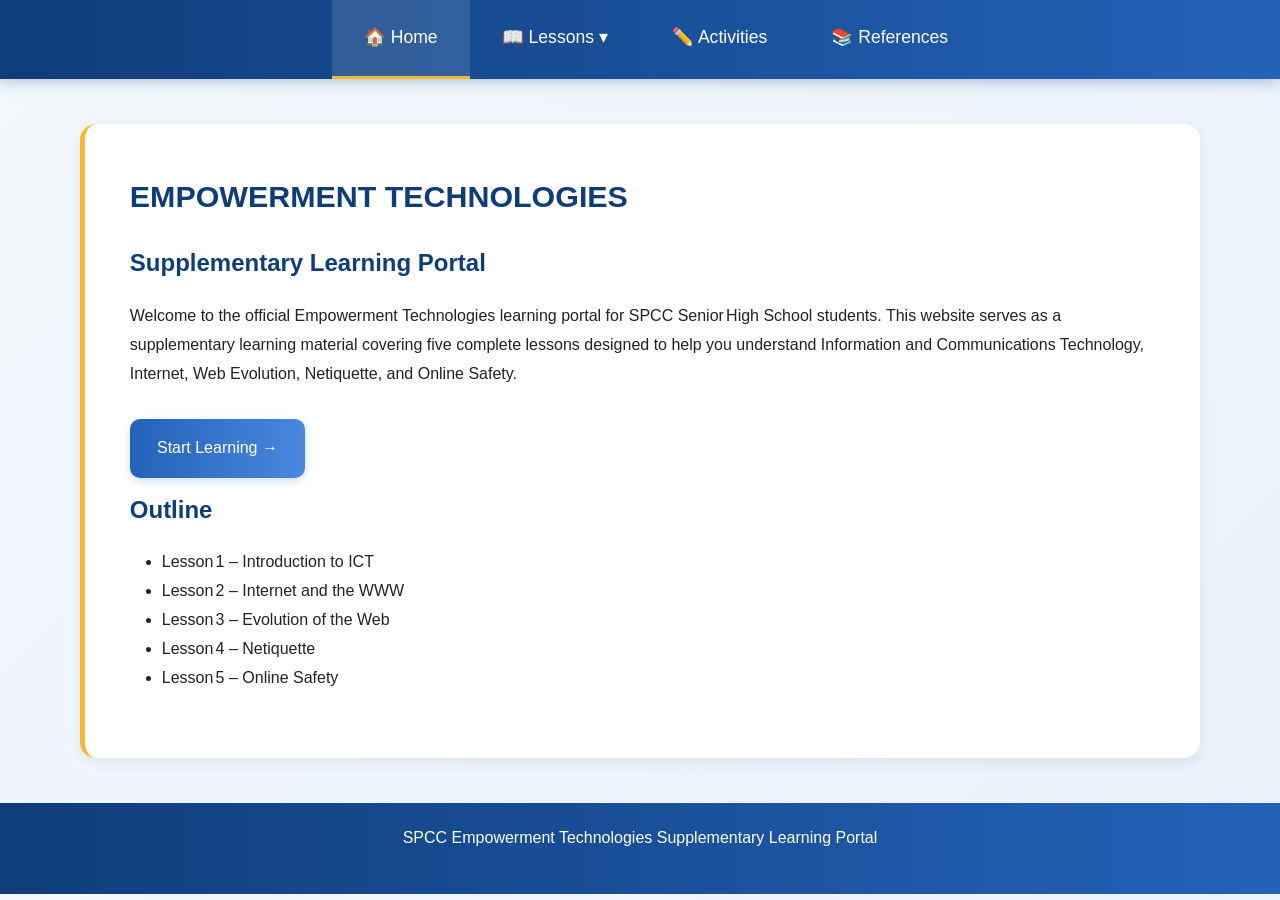
<file: index.html>
<!DOCTYPE html>
<html lang="en">
<head>
    <meta charset="UTF-8">
    <meta name="viewport" content="width=device-width, initial-scale=1.0">
    <title>Empowerment Technologies Supplementary Learning Portal</title>
    <link rel="stylesheet" href="style.css">
</head>
<body>

<header>
    <nav class="navbar">
        <ul class="nav-menu">
            <li><a href="index.html" class="active">🏠 Home</a></li>
            <li class="dropdown">
                <a href="#" class="dropdown-btn">📖 Lessons ▾</a>
                <ul class="dropdown-menu">
                    <li><a href="lesson1.html">Lesson 1: Intro to ICT</a></li>
                    <li><a href="lesson2.html">Lesson 2: Internet & WWW</a></li>
                    <li><a href="lesson3.html">Lesson 3: Evolution of the Web</a></li>
                    <li><a href="lesson4.html">Lesson 4: Netiquette</a></li>
                    <li><a href="lesson5.html">Lesson 5: Online Safety</a></li>
                </ul>
            </li>
            <li><a href="activities.html">✏️ Activities</a></li>
            <li><a href="references.html">📚 References</a></li>
        </ul>
    </nav>
</header>

<main class="home-container">
    <section class="hero">
        <h1>EMPOWERMENT TECHNOLOGIES</h1>
        <h2>Supplementary Learning Portal</h2>
        <p>Welcome to the official Empowerment Technologies learning portal for SPCC Senior High School students. This website serves as a supplementary learning material covering five complete lessons designed to help you understand Information and Communications Technology, Internet, Web Evolution, Netiquette, and Online Safety.</p>
        <a href="lesson1.html" class="btn">Start Learning →</a>
    </section>

    <section>
        <h2>Outline</h2>
        <ul>
            <li>Lesson 1 – Introduction to ICT</li>
            <li>Lesson 2 – Internet and the WWW</li>
            <li>Lesson 3 – Evolution of the Web</li>
            <li>Lesson 4 – Netiquette</li>
            <li>Lesson 5 – Online Safety</li>
        </ul>
    </section>
</main>

<footer>
    <p>SPCC Empowerment Technologies Supplementary Learning Portal</p>
</footer>

</body>
</html>
</file>
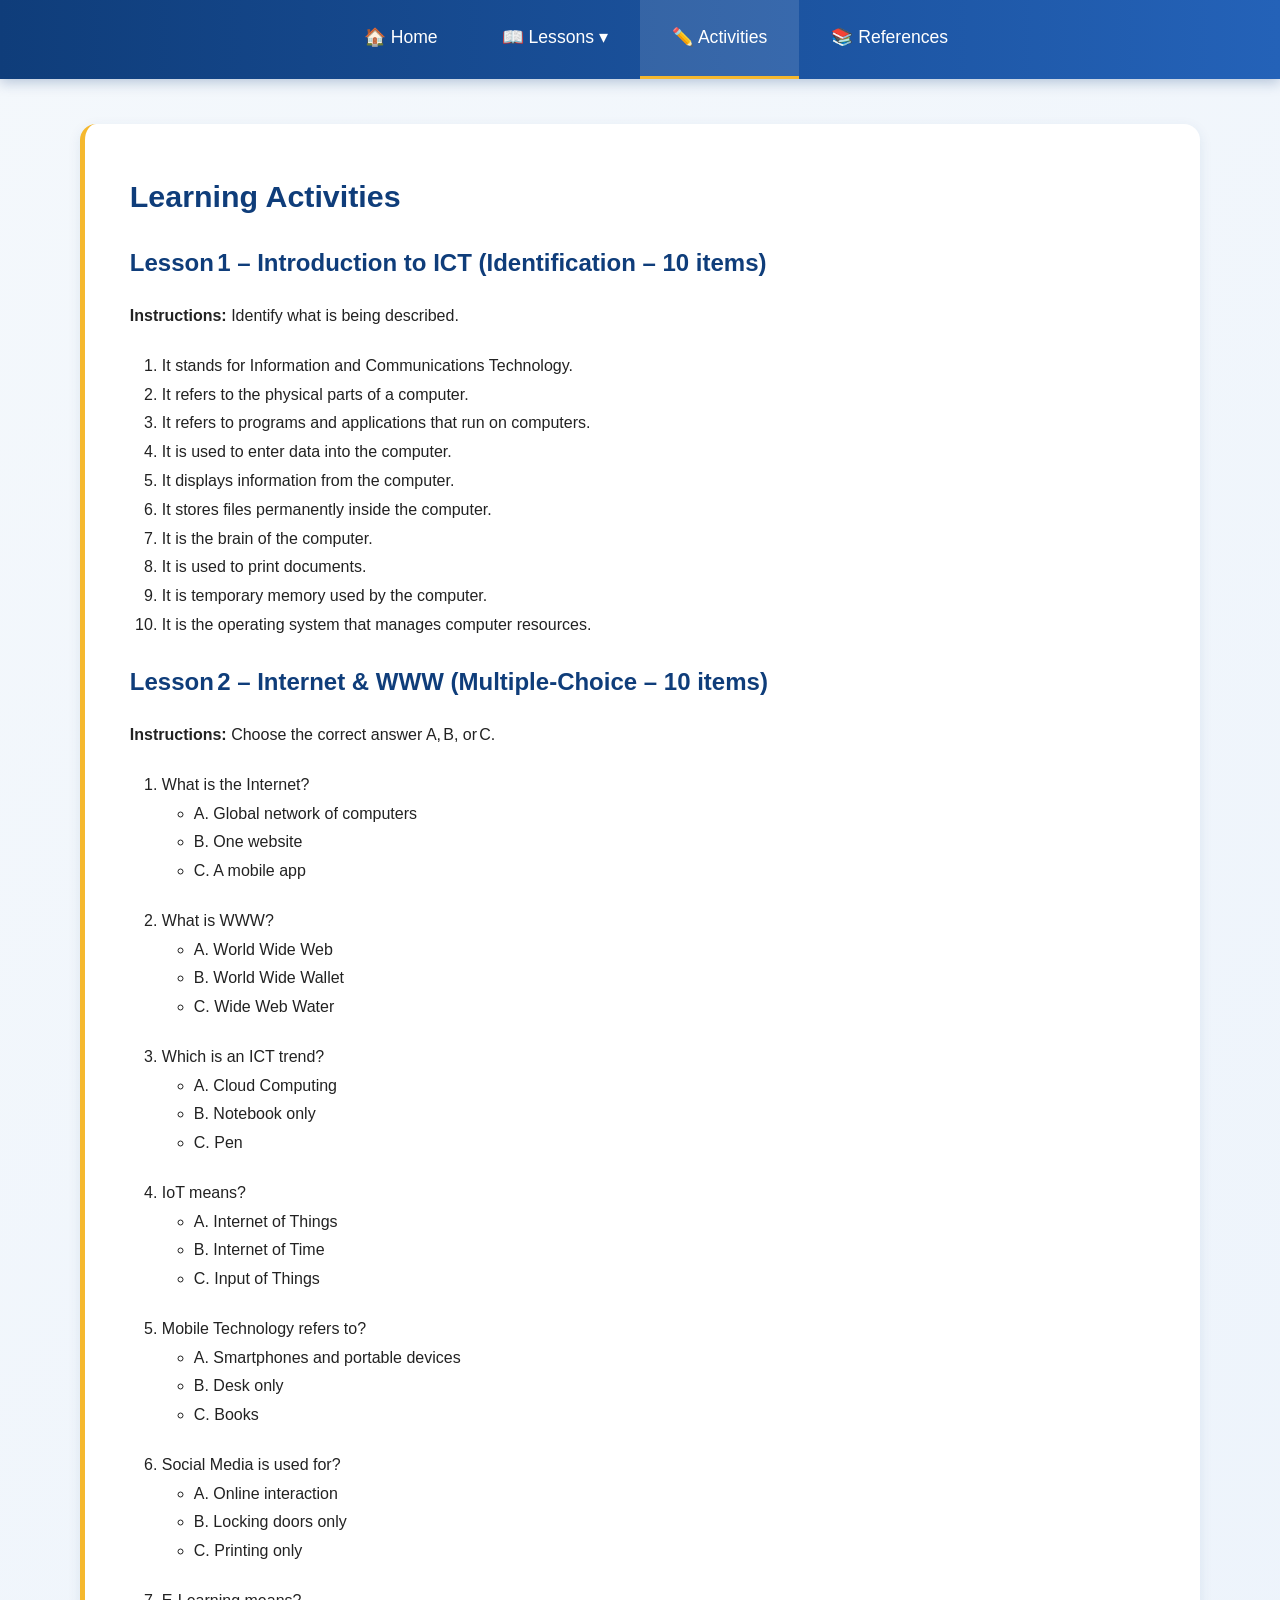
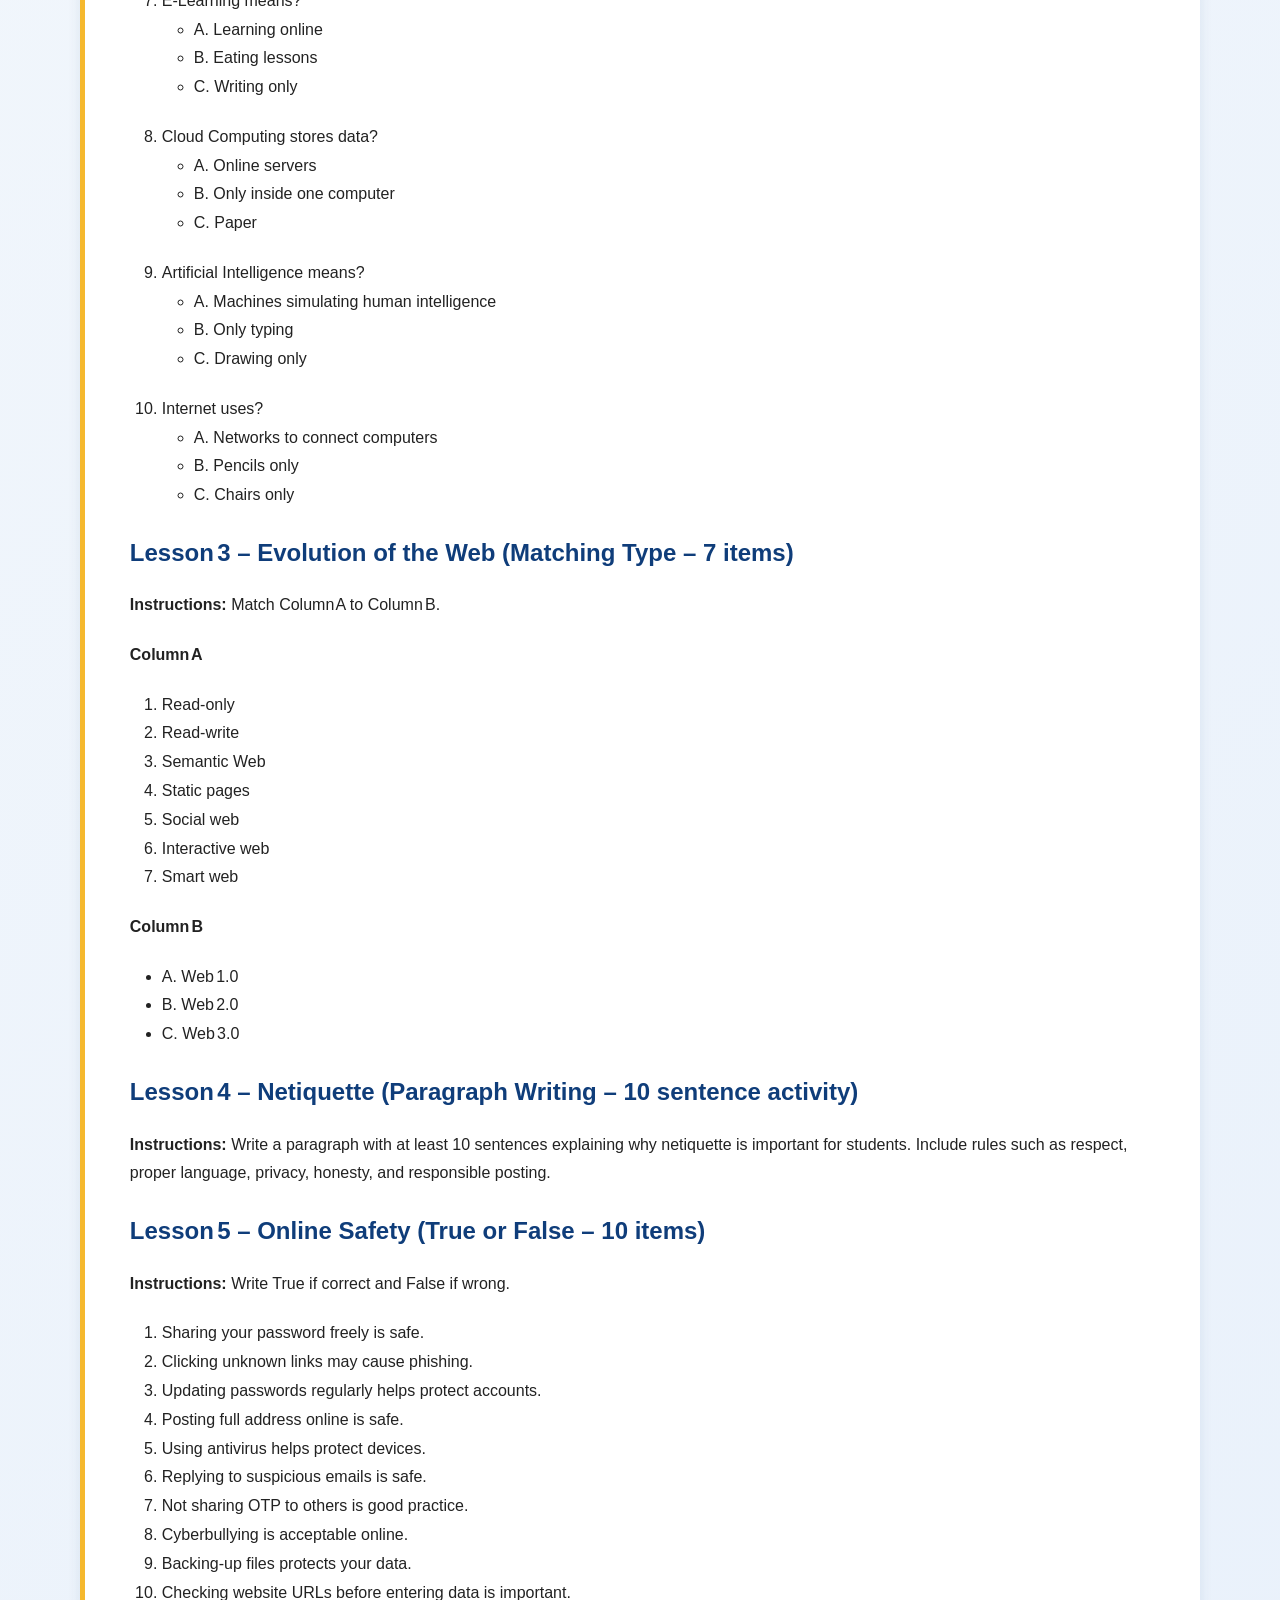
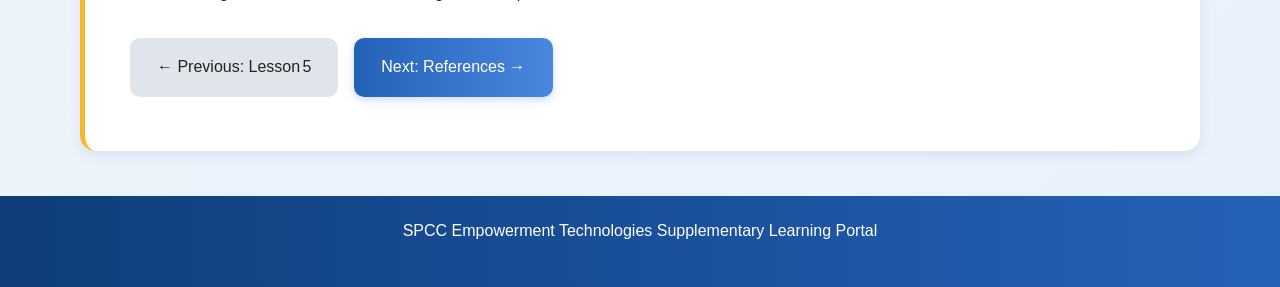
<file: activities.html>
<!DOCTYPE html>
<html lang="en">
<head>
    <meta charset="UTF-8">
    <meta name="viewport" content="width=device-width, initial-scale=1.0">
    <title>Activities – Empowerment Technologies</title>
    <link rel="stylesheet" href="style.css">
</head>
<body>

<header>
    <nav class="navbar">
        <ul class="nav-menu">
            <li><a href="index.html">🏠 Home</a></li>
            <li class="dropdown">
                <a href="#" class="dropdown-btn">📖 Lessons ▾</a>
                <ul class="dropdown-menu">
                    <li><a href="lesson1.html">Lesson 1: Intro to ICT</a></li>
                    <li><a href="lesson2.html">Lesson 2: Internet & WWW</a></li>
                    <li><a href="lesson3.html">Lesson 3: Evolution of the Web</a></li>
                    <li><a href="lesson4.html">Lesson 4: Netiquette</a></li>
                    <li><a href="lesson5.html">Lesson 5: Online Safety</a></li>
                </ul>
            </li>
            <li><a href="activities.html" class="active">✏️ Activities</a></li>
            <li><a href="references.html">📚 References</a></li>
        </ul>
    </nav>
</header>

<main class="lesson-container">
    <h1>Learning Activities</h1>

    <h2>Lesson 1 – Introduction to ICT (Identification – 10 items)</h2>
    <p><strong>Instructions:</strong> Identify what is being described.</p>
    <ol>
        <li>It stands for Information and Communications Technology.</li>
        <li>It refers to the physical parts of a computer.</li>
        <li>It refers to programs and applications that run on computers.</li>
        <li>It is used to enter data into the computer.</li>
        <li>It displays information from the computer.</li>
        <li>It stores files permanently inside the computer.</li>
        <li>It is the brain of the computer.</li>
        <li>It is used to print documents.</li>
        <li>It is temporary memory used by the computer.</li>
        <li>It is the operating system that manages computer resources.</li>
    </ol>

    <h2>Lesson 2 – Internet & WWW (Multiple‑Choice – 10 items)</h2>
    <p><strong>Instructions:</strong> Choose the correct answer A, B, or C.</p>
    <ol>
        <li>What is the Internet?
            <ul>
                <li>A. Global network of computers</li>
                <li>B. One website</li>
                <li>C. A mobile app</li>
            </ul>
        </li>
        <li>What is WWW?
            <ul>
                <li>A. World Wide Web</li>
                <li>B. World Wide Wallet</li>
                <li>C. Wide Web Water</li>
            </ul>
        </li>
        <li>Which is an ICT trend?
            <ul>
                <li>A. Cloud Computing</li>
                <li>B. Notebook only</li>
                <li>C. Pen</li>
            </ul>
        </li>
        <li>IoT means?
            <ul>
                <li>A. Internet of Things</li>
                <li>B. Internet of Time</li>
                <li>C. Input of Things</li>
            </ul>
        </li>
        <li>Mobile Technology refers to?
            <ul>
                <li>A. Smartphones and portable devices</li>
                <li>B. Desk only</li>
                <li>C. Books</li>
            </ul>
        </li>
        <li>Social Media is used for?
            <ul>
                <li>A. Online interaction</li>
                <li>B. Locking doors only</li>
                <li>C. Printing only</li>
            </ul>
        </li>
        <li>E‑Learning means?
            <ul>
                <li>A. Learning online</li>
                <li>B. Eating lessons</li>
                <li>C. Writing only</li>
            </ul>
        </li>
        <li>Cloud Computing stores data?
            <ul>
                <li>A. Online servers</li>
                <li>B. Only inside one computer</li>
                <li>C. Paper</li>
            </ul>
        </li>
        <li>Artificial Intelligence means?
            <ul>
                <li>A. Machines simulating human intelligence</li>
                <li>B. Only typing</li>
                <li>C. Drawing only</li>
            </ul>
        </li>
        <li>Internet uses?
            <ul>
                <li>A. Networks to connect computers</li>
                <li>B. Pencils only</li>
                <li>C. Chairs only</li>
            </ul>
        </li>
    </ol>

    <h2>Lesson 3 – Evolution of the Web (Matching Type – 7 items)</h2>
    <p><strong>Instructions:</strong> Match Column A to Column B.</p>
    <p><strong>Column A</strong></p>
    <ol>
        <li>Read‑only</li>
        <li>Read‑write</li>
        <li>Semantic Web</li>
        <li>Static pages</li>
        <li>Social web</li>
        <li>Interactive web</li>
        <li>Smart web</li>
    </ol>
    <p><strong>Column B</strong></p>
    <ul>
        <li>A. Web 1.0</li>
        <li>B. Web 2.0</li>
        <li>C. Web 3.0</li>
    </ul>

    <h2>Lesson 4 – Netiquette (Paragraph Writing – 10 sentence activity)</h2>
    <p><strong>Instructions:</strong> Write a paragraph with at least 10 sentences explaining why netiquette is important for students. Include rules such as respect, proper language, privacy, honesty, and responsible posting.</p>

    <h2>Lesson 5 – Online Safety (True or False – 10 items)</h2>
    <p><strong>Instructions:</strong> Write True if correct and False if wrong.</p>
    <ol>
        <li>Sharing your password freely is safe.</li>
        <li>Clicking unknown links may cause phishing.</li>
        <li>Updating passwords regularly helps protect accounts.</li>
        <li>Posting full address online is safe.</li>
        <li>Using antivirus helps protect devices.</li>
        <li>Replying to suspicious emails is safe.</li>
        <li>Not sharing OTP to others is good practice.</li>
        <li>Cyberbullying is acceptable online.</li>
        <li>Backing‑up files protects your data.</li>
        <li>Checking website URLs before entering data is important.</li>
    </ol>

    <section class="navigation-buttons">
        <a href="lesson5.html" class="btn-secondary">← Previous: Lesson 5</a>
        <a href="references.html" class="btn">Next: References →</a>
    </section>
</main>

<footer>
    <p>SPCC Empowerment Technologies Supplementary Learning Portal</p>
</footer>

</body>
</html>
</file>
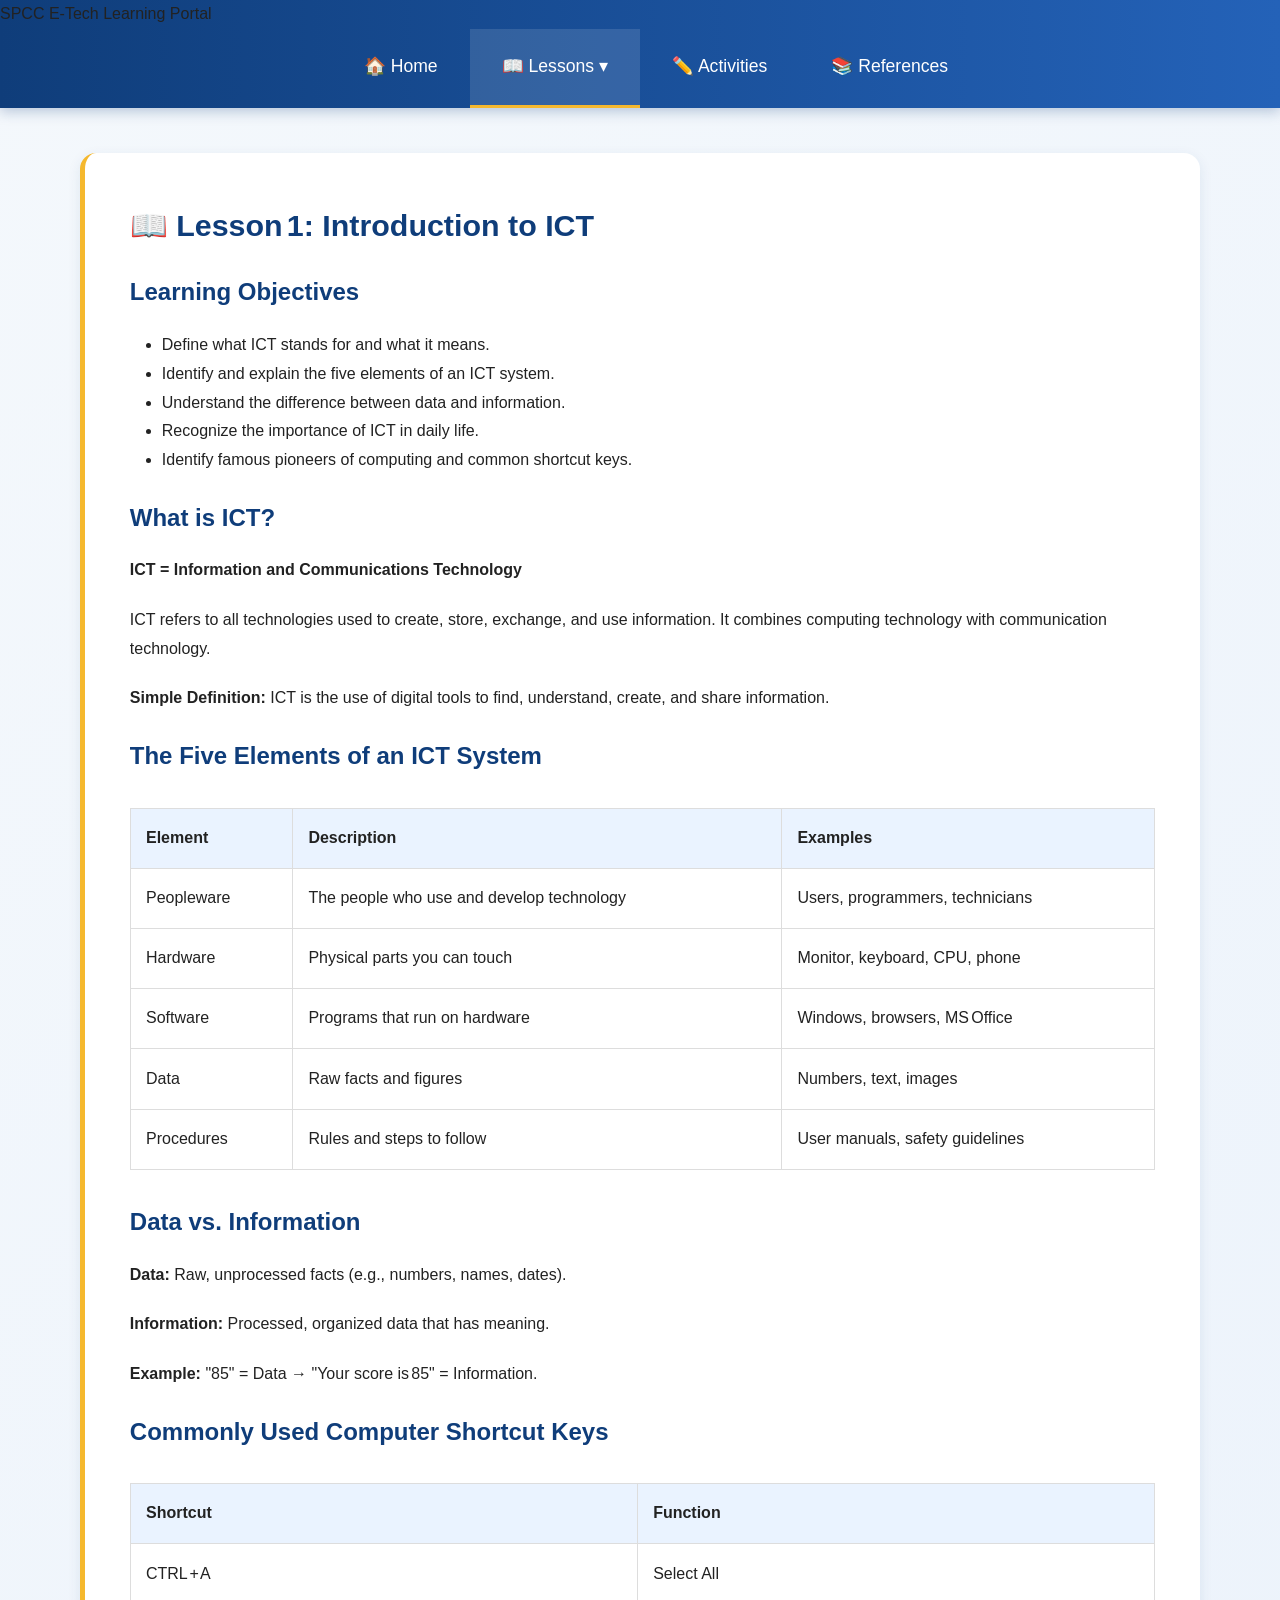
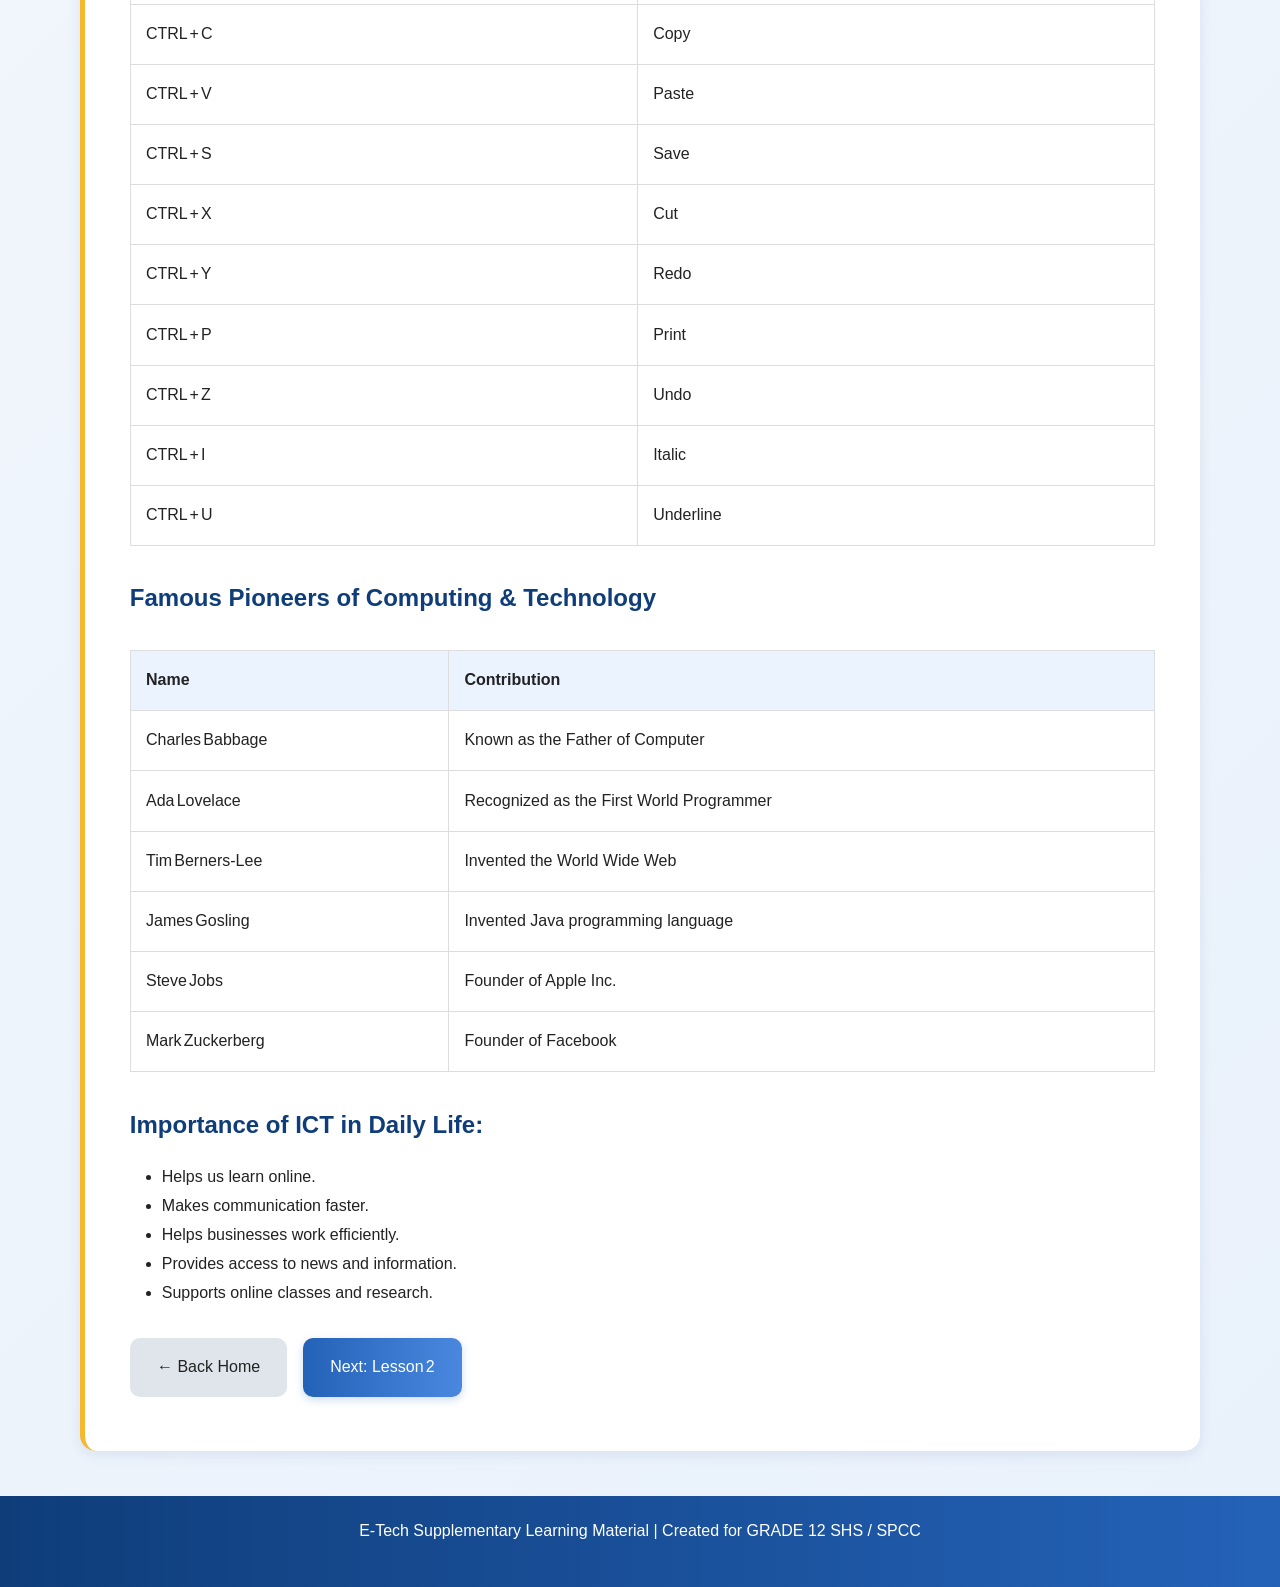
<file: lesson1.html>
<!DOCTYPE html>
<html lang="en">
<head>
    <meta charset="UTF-8">
    <meta name="viewport" content="width=device-width, initial-scale=1.0">
    <title>Lesson 1 – Introduction to ICT</title>
    <link rel="stylesheet" href="style.css">
</head>
<body>
    <header>
        <nav class="navbar">
            <div class="logo">SPCC E-Tech Learning Portal</div>
            <ul class="nav-menu">
                <li><a href="index.html">🏠 Home</a></li>
                <li class="dropdown">
                    <a href="#" class="active">📖 Lessons ▾</a>
                    <ul class="dropdown-menu">
                        <li><a href="lesson1.html" class="active">Lesson 1: Intro to ICT</a></li>
                        <li><a href="lesson2.html">Lesson 2: Internet & WWW</a></li>
                        <li><a href="lesson3.html">Lesson 3: Evolution of the Web</a></li>
                        <li><a href="lesson4.html">Lesson 4: Netiquette</a></li>
                        <li><a href="lesson5.html">Lesson 5: Online Safety</a></li>
                    </ul>
                </li>
                <li><a href="activities.html">✏️ Activities</a></li>
                <li><a href="references.html">📚 References</a></li>
            </ul>
        </nav>
    </header>

    <main class="lesson-container">
        <h1>📖 Lesson 1: Introduction to ICT</h1>

        <section class="objectives">
            <h2>Learning Objectives</h2>
            <ul>
                <li>Define what ICT stands for and what it means.</li>
                <li>Identify and explain the five elements of an ICT system.</li>
                <li>Understand the difference between data and information.</li>
                <li>Recognize the importance of ICT in daily life.</li>
                <li>Identify famous pioneers of computing and common shortcut keys.</li>
            </ul>
        </section>

        <section class="content">
            <h2>What is ICT?</h2>
            <p><strong>ICT = Information and Communications Technology</strong></p>
            <p>ICT refers to all technologies used to create, store, exchange, and use information. It combines computing technology with communication technology.</p>
            <p><strong>Simple Definition:</strong> ICT is the use of digital tools to find, understand, create, and share information.</p>

            <h2>The Five Elements of an ICT System</h2>
            <table>
                <tr>
                    <th>Element</th>
                    <th>Description</th>
                    <th>Examples</th>
                </tr>
                <tr>
                    <td>Peopleware</td>
                    <td>The people who use and develop technology</td>
                    <td>Users, programmers, technicians</td>
                </tr>
                <tr>
                    <td>Hardware</td>
                    <td>Physical parts you can touch</td>
                    <td>Monitor, keyboard, CPU, phone</td>
                </tr>
                <tr>
                    <td>Software</td>
                    <td>Programs that run on hardware</td>
                    <td>Windows, browsers, MS Office</td>
                </tr>
                <tr>
                    <td>Data</td>
                    <td>Raw facts and figures</td>
                    <td>Numbers, text, images</td>
                </tr>
                <tr>
                    <td>Procedures</td>
                    <td>Rules and steps to follow</td>
                    <td>User manuals, safety guidelines</td>
                </tr>
            </table>

            <h2>Data vs. Information</h2>
            <p><strong>Data:</strong> Raw, unprocessed facts (e.g., numbers, names, dates).</p>
            <p><strong>Information:</strong> Processed, organized data that has meaning.</p>
            <p><strong>Example:</strong> "85" = Data → "Your score is 85" = Information.</p>

            <h2>Commonly Used Computer Shortcut Keys</h2>
            <table>
                <tr>
                    <th>Shortcut</th>
                    <th>Function</th>
                </tr>
                <tr>
                    <td>CTRL + A</td>
                    <td>Select All</td>
                </tr>
                <tr>
                    <td>CTRL + C</td>
                    <td>Copy</td>
                </tr>
                <tr>
                    <td>CTRL + V</td>
                    <td>Paste</td>
                </tr>
                <tr>
                    <td>CTRL + S</td>
                    <td>Save</td>
                </tr>
                <tr>
                    <td>CTRL + X</td>
                    <td>Cut</td>
                </tr>
                <tr>
                    <td>CTRL + Y</td>
                    <td>Redo</td>
                </tr>
                <tr>
                    <td>CTRL + P</td>
                    <td>Print</td>
                </tr>
                <tr>
                    <td>CTRL + Z</td>
                    <td>Undo</td>
                </tr>
                <tr>
                    <td>CTRL + I</td>
                    <td>Italic</td>
                </tr>
                <tr>
                    <td>CTRL + U</td>
                    <td>Underline</td>
                </tr>
            </table>

            <h2>Famous Pioneers of Computing & Technology</h2>
            <table>
                <tr>
                    <th>Name</th>
                    <th>Contribution</th>
                </tr>
                <tr>
                    <td>Charles Babbage</td>
                    <td>Known as the Father of Computer</td>
                </tr>
                <tr>
                    <td>Ada Lovelace</td>
                    <td>Recognized as the First World Programmer</td>
                </tr>
                <tr>
                    <td>Tim Berners‑Lee</td>
                    <td>Invented the World Wide Web</td>
                </tr>
                <tr>
                    <td>James Gosling</td>
                    <td>Invented Java programming language</td>
                </tr>
                <tr>
                    <td>Steve Jobs</td>
                    <td>Founder of Apple Inc.</td>
                </tr>
                <tr>
                    <td>Mark Zuckerberg</td>
                    <td>Founder of Facebook</td>
                </tr>
            </table>

            <h2>Importance of ICT in Daily Life:</h2>
            <ul>
                <li>Helps us learn online.</li>
                <li>Makes communication faster.</li>
                <li>Helps businesses work efficiently.</li>
                <li>Provides access to news and information.</li>
                <li>Supports online classes and research.</li>
            </ul>

            <div class="image-placeholder">
                
            </div>
        </section>

        <section class="navigation-buttons">
            <a href="index.html" class="btn-secondary">← Back Home</a>
            <a href="lesson2.html" class="btn">Next: Lesson 2</a>
        </section>
    </main>

    <footer>
        <p>E-Tech Supplementary Learning Material | Created for GRADE 12 SHS / SPCC</p>
    </footer>
</body>
</html>
</file>
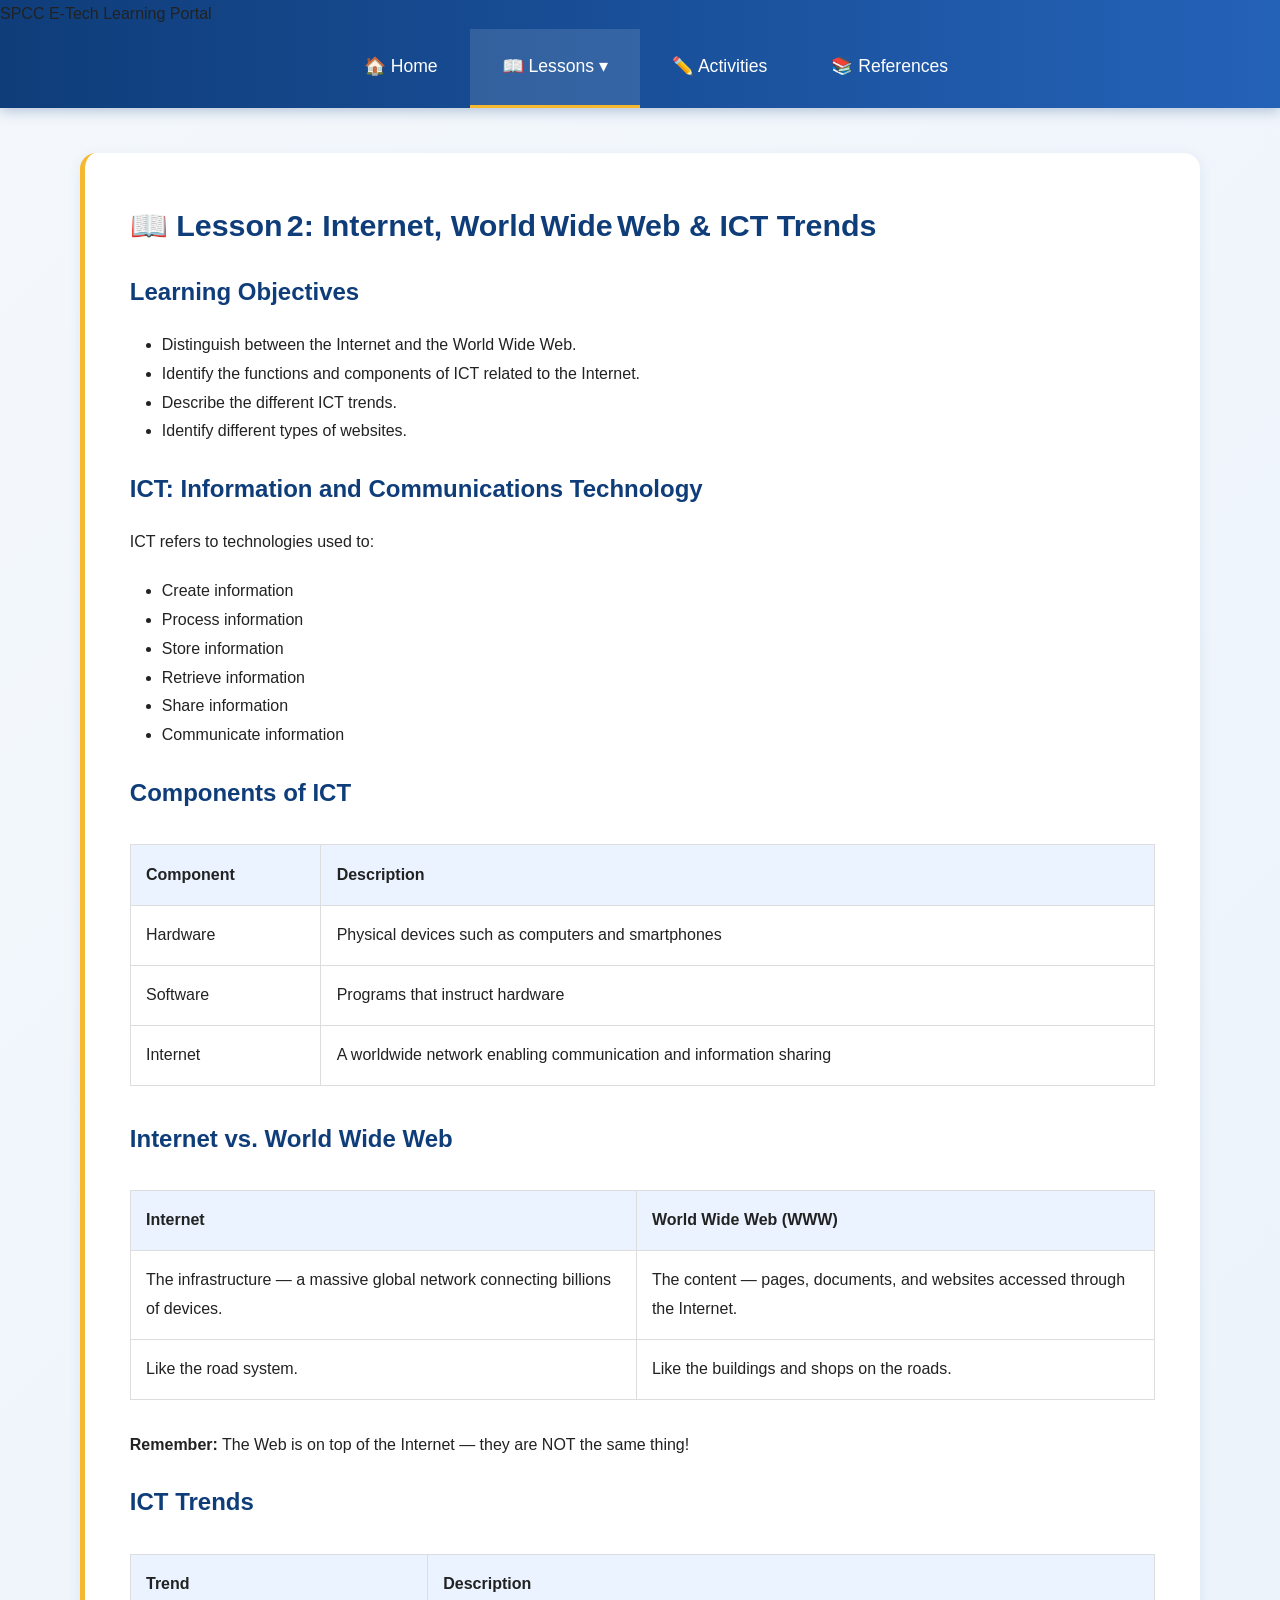
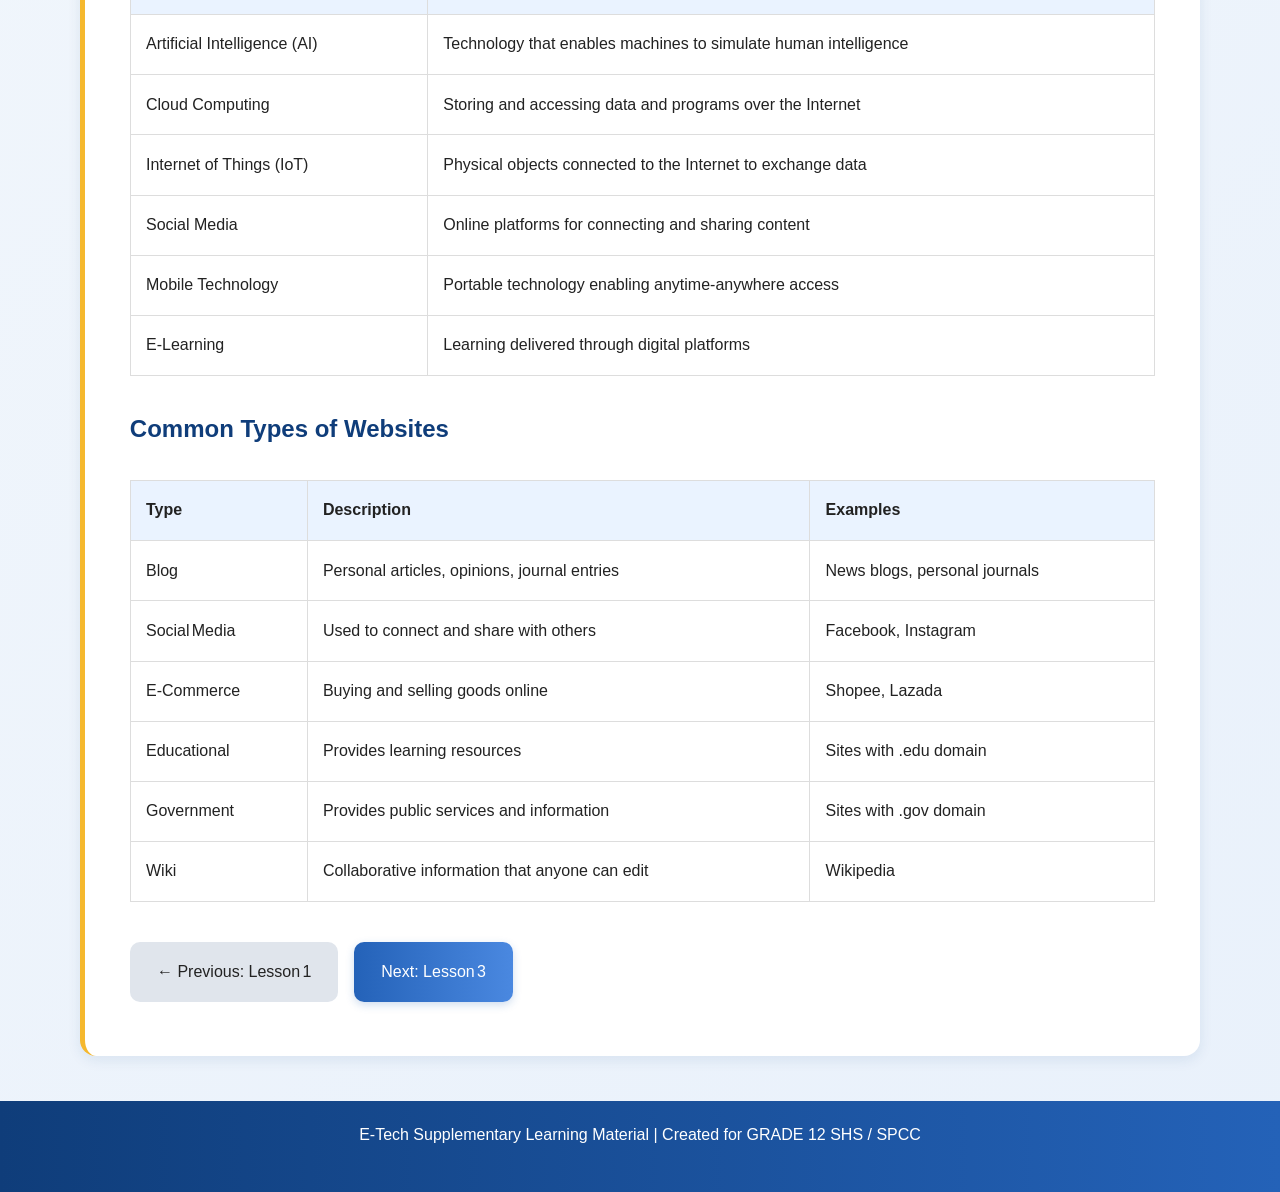
<file: lesson2.html>
<!DOCTYPE html>
<html lang="en">
<head>
    <meta charset="UTF-8">
    <meta name="viewport" content="width=device-width, initial-scale=1.0">
    <title>Lesson 2 – Internet & World Wide Web plus ICT Trends</title>
    <link rel="stylesheet" href="style.css">
</head>
<body>
    <header>
        <nav class="navbar">
            <div class="logo">SPCC E-Tech Learning Portal</div>
            <ul class="nav-menu">
                <li><a href="index.html">🏠 Home</a></li>
                <li class="dropdown">
                    <a href="#" class="active">📖 Lessons ▾</a>
                    <ul class="dropdown-menu">
                        <li><a href="lesson1.html">Lesson 1: Intro to ICT</a></li>
                        <li><a href="lesson2.html" class="active">Lesson 2: Internet & WWW / ICT Trends</a></li>
                        <li><a href="lesson3.html">Lesson 3: Evolution of the Web</a></li>
                        <li><a href="lesson4.html">Lesson 4: Netiquette</a></li>
                        <li><a href="lesson5.html">Lesson 5: Online Safety</a></li>
                    </ul>
                </li>
                <li><a href="activities.html">✏️ Activities</a></li>
                <li><a href="references.html">📚 References</a></li>
            </ul>
        </nav>
    </header>

    <main class="lesson-container">
        <h1>📖 Lesson 2: Internet, World Wide Web & ICT Trends</h1>

        <section class="objectives">
            <h2>Learning Objectives</h2>
            <ul>
                <li>Distinguish between the Internet and the World Wide Web.</li>
                <li>Identify the functions and components of ICT related to the Internet.</li>
                <li>Describe the different ICT trends.</li>
                <li>Identify different types of websites.</li>
            </ul>
        </section>

        <section class="content">
            <h2>ICT: Information and Communications Technology</h2>
            <p>ICT refers to technologies used to:</p>
            <ul>
                <li>Create information</li>
                <li>Process information</li>
                <li>Store information</li>
                <li>Retrieve information</li>
                <li>Share information</li>
                <li>Communicate information</li>
            </ul>

            <h2>Components of ICT</h2>
            <table>
                <tr>
                    <th>Component</th>
                    <th>Description</th>
                </tr>
                <tr>
                    <td>Hardware</td>
                    <td>Physical devices such as computers and smartphones</td>
                </tr>
                <tr>
                    <td>Software</td>
                    <td>Programs that instruct hardware</td>
                </tr>
                <tr>
                    <td>Internet</td>
                    <td>A worldwide network enabling communication and information sharing</td>
                </tr>
            </table>

            <h2>Internet vs. World Wide Web</h2>
            <table>
                <tr>
                    <th>Internet</th>
                    <th>World Wide Web (WWW)</th>
                </tr>
                <tr>
                    <td>The infrastructure — a massive global network connecting billions of devices.</td>
                    <td>The content — pages, documents, and websites accessed through the Internet.</td>
                </tr>
                <tr>
                    <td>Like the road system.</td>
                    <td>Like the buildings and shops on the roads.</td>
                </tr>
            </table>
            <p><strong>Remember:</strong> The Web is on top of the Internet — they are NOT the same thing!</p>

            <h2>ICT Trends</h2>
            <table>
                <tr>
                    <th>Trend</th>
                    <th>Description</th>
                </tr>
                <tr>
                    <td>Artificial Intelligence (AI)</td>
                    <td>Technology that enables machines to simulate human intelligence</td>
                </tr>
                <tr>
                    <td>Cloud Computing</td>
                    <td>Storing and accessing data and programs over the Internet</td>
                </tr>
                <tr>
                    <td>Internet of Things (IoT)</td>
                    <td>Physical objects connected to the Internet to exchange data</td>
                </tr>
                <tr>
                    <td>Social Media</td>
                    <td>Online platforms for connecting and sharing content</td>
                </tr>
                <tr>
                    <td>Mobile Technology</td>
                    <td>Portable technology enabling anytime‑anywhere access</td>
                </tr>
                <tr>
                    <td>E‑Learning</td>
                    <td>Learning delivered through digital platforms</td>
                </tr>
            </table>

            <h2>Common Types of Websites</h2>
            <table>
                <tr>
                    <th>Type</th>
                    <th>Description</th>
                    <th>Examples</th>
                </tr>
                <tr>
                    <td>Blog</td>
                    <td>Personal articles, opinions, journal entries</td>
                    <td>News blogs, personal journals</td>
                </tr>
                <tr>
                    <td>Social Media</td>
                    <td>Used to connect and share with others</td>
                    <td>Facebook, Instagram</td>
                </tr>
                <tr>
                    <td>E‑Commerce</td>
                    <td>Buying and selling goods online</td>
                    <td>Shopee, Lazada</td>
                </tr>
                <tr>
                    <td>Educational</td>
                    <td>Provides learning resources</td>
                    <td>Sites with .edu domain</td>
                </tr>
                <tr>
                    <td>Government</td>
                    <td>Provides public services and information</td>
                    <td>Sites with .gov domain</td>
                </tr>
                <tr>
                    <td>Wiki</td>
                    <td>Collaborative information that anyone can edit</td>
                    <td>Wikipedia</td>
                </tr>
            </table>

            <div class="image-placeholder">
            
            </div>
        </section>

        <section class="navigation-buttons">
            <a href="lesson1.html" class="btn-secondary">← Previous: Lesson 1</a>
            <a href="lesson3.html" class="btn">Next: Lesson 3</a>
        </section>
    </main>

    <footer>
        <p>E-Tech Supplementary Learning Material | Created for GRADE 12 SHS / SPCC</p>
    </footer>
</body>
</html>
</file>
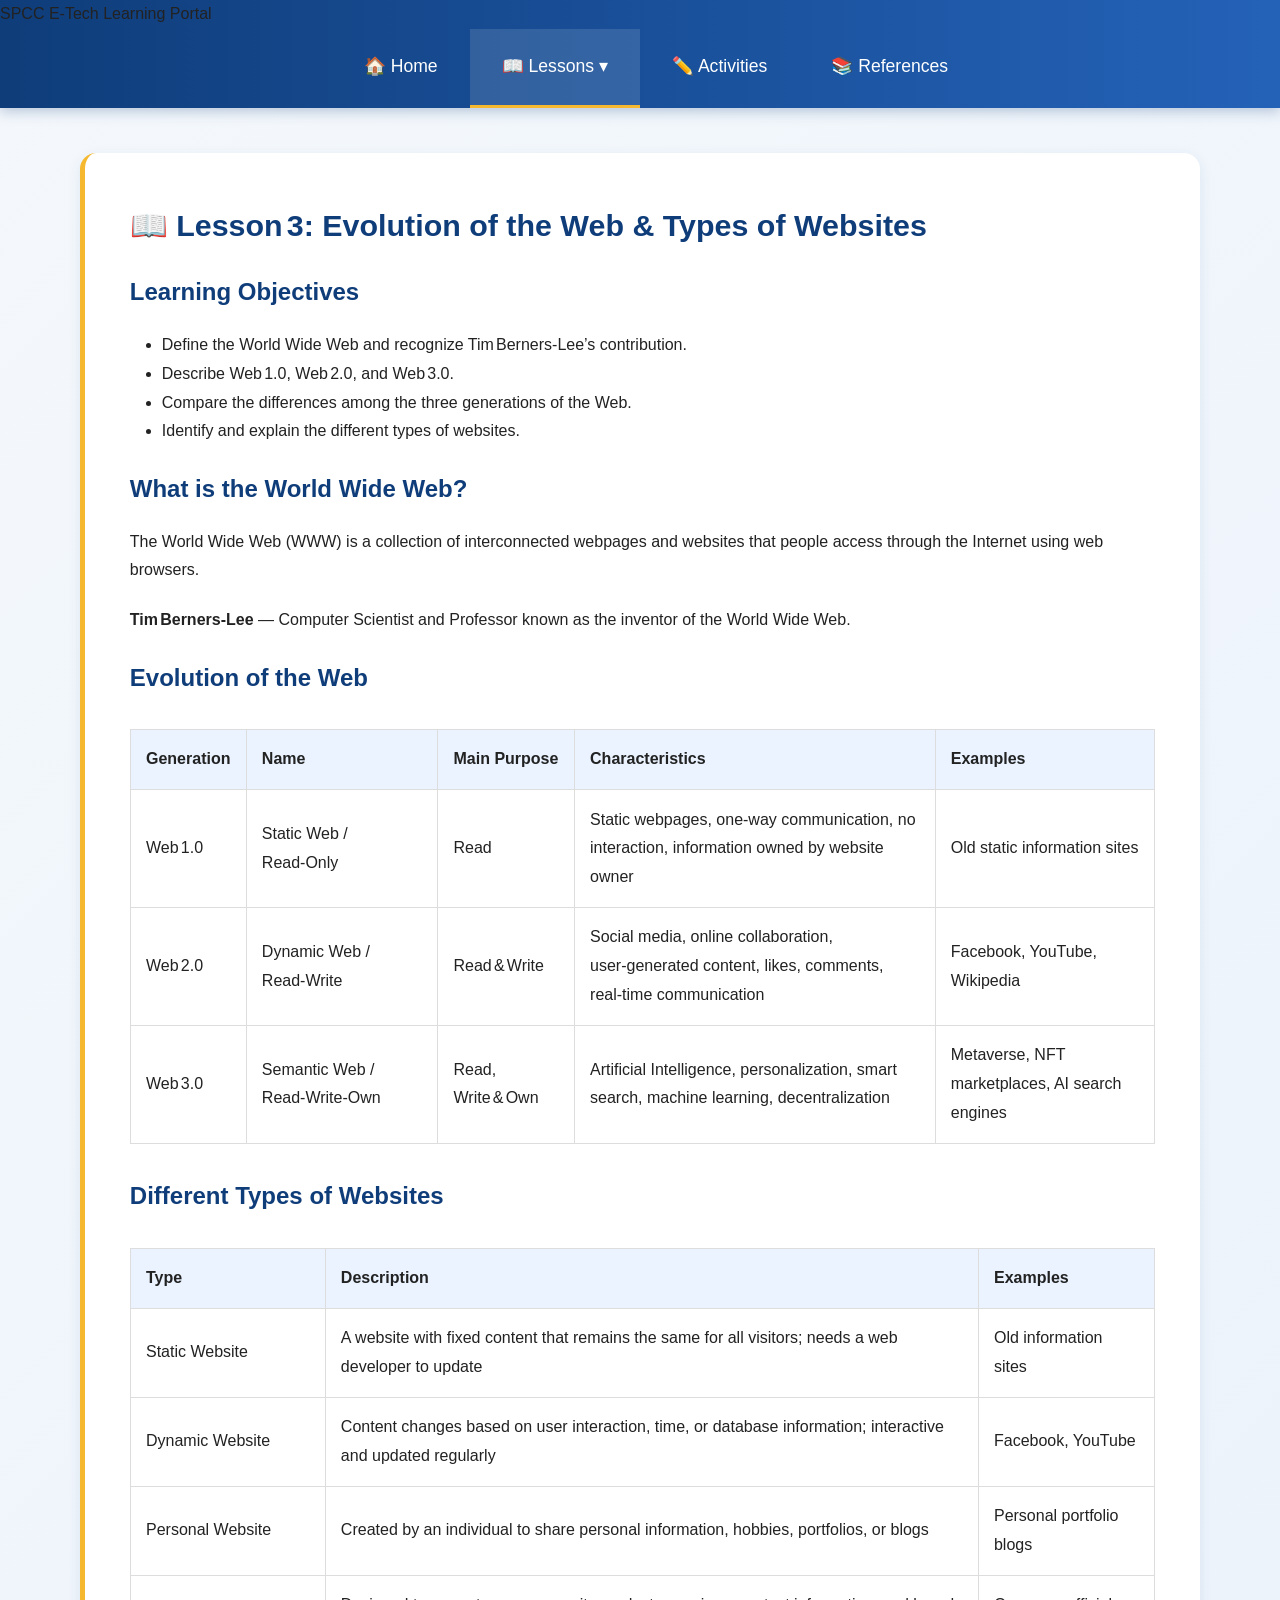
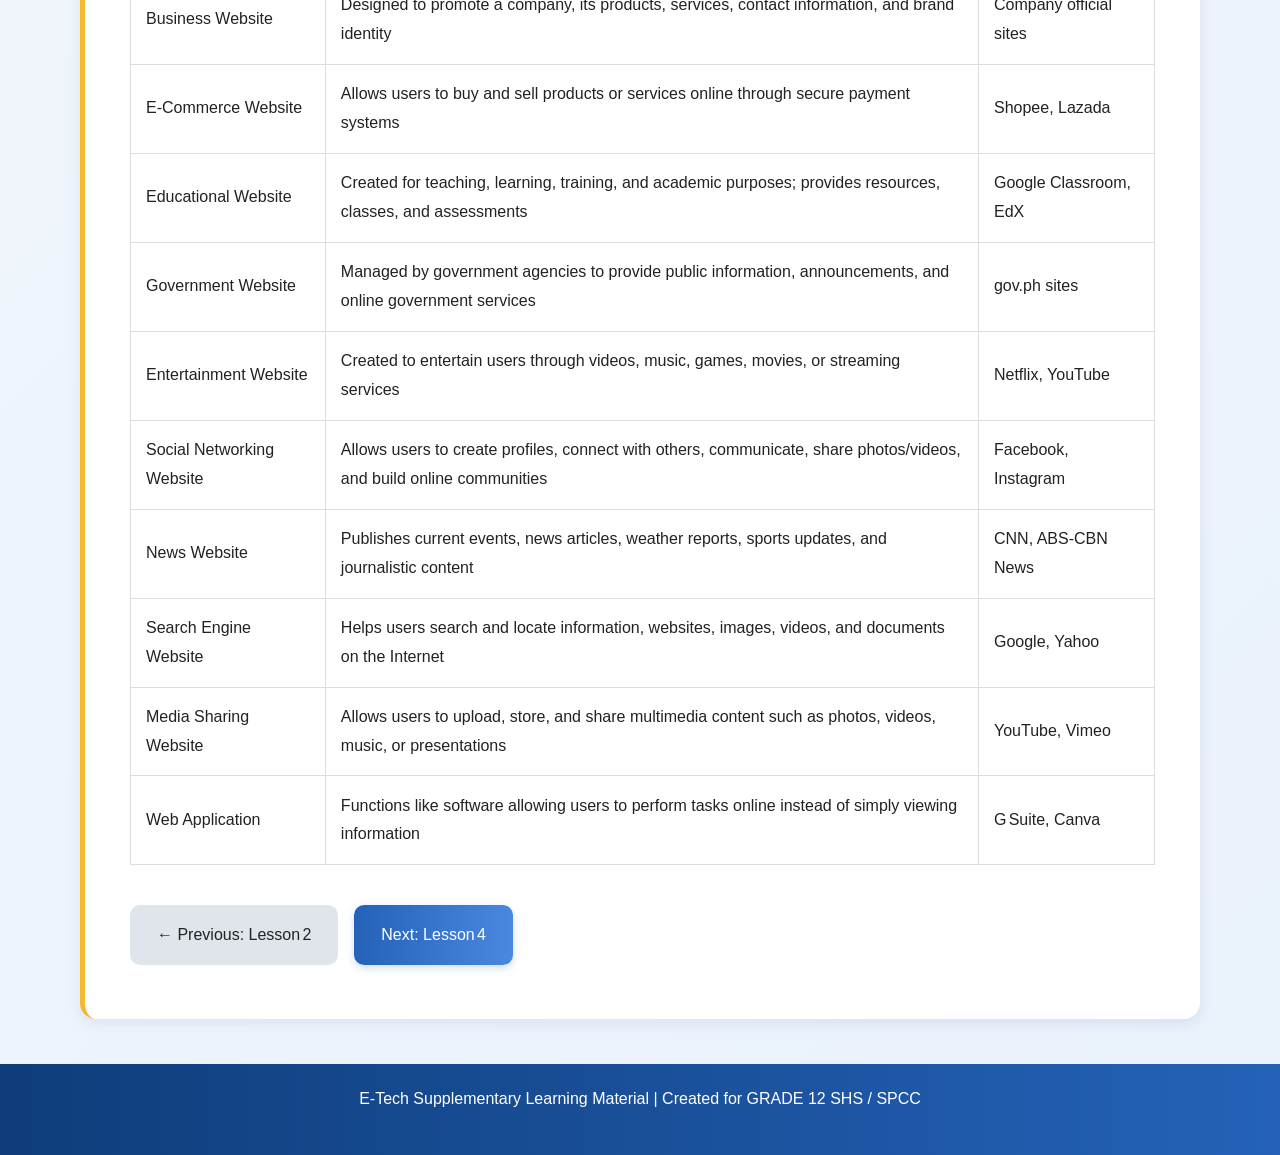
<file: lesson3.html>
<!DOCTYPE html>
<html lang="en">
<head>
    <meta charset="UTF-8">
    <meta name="viewport" content="width=device-width, initial-scale=1.0">
    <title>Lesson 3 – Evolution of the Web & Types of Websites</title>
    <link rel="stylesheet" href="style.css">
</head>
<body>
    <header>
        <nav class="navbar">
            <div class="logo">SPCC E-Tech Learning Portal</div>
            <ul class="nav-menu">
                <li><a href="index.html">🏠 Home</a></li>
                <li class="dropdown">
                    <a href="#" class="active">📖 Lessons ▾</a>
                    <ul class="dropdown-menu">
                        <li><a href="lesson1.html">Lesson 1: Intro to ICT</a></li>
                        <li><a href="lesson2.html">Lesson 2: Internet & WWW</a></li>
                        <li><a href="lesson3.html" class="active">Lesson 3: Evolution of the Web</a></li>
                        <li><a href="lesson4.html">Lesson 4: Netiquette</a></li>
                        <li><a href="lesson5.html">Lesson 5: Online Safety</a></li>
                    </ul>
                </li>
                <li><a href="activities.html">✏️ Activities</a></li>
                <li><a href="references.html">📚 References</a></li>
            </ul>
        </nav>
    </header>

    <main class="lesson-container">
        <h1>📖 Lesson 3: Evolution of the Web & Types of Websites</h1>

        <section class="objectives">
            <h2>Learning Objectives</h2>
            <ul>
                <li>Define the World Wide Web and recognize Tim Berners‑Lee’s contribution.</li>
                <li>Describe Web 1.0, Web 2.0, and Web 3.0.</li>
                <li>Compare the differences among the three generations of the Web.</li>
                <li>Identify and explain the different types of websites.</li>
            </ul>
        </section>

        <section class="content">
            <h2>What is the World Wide Web?</h2>
            <p>The World Wide Web (WWW) is a collection of interconnected webpages and websites that people access through the Internet using web browsers.</p>
            <p><strong>Tim Berners‑Lee</strong> — Computer Scientist and Professor known as the inventor of the World Wide Web.</p>

            <h2>Evolution of the Web</h2>
            <table>
                <tr>
                    <th>Generation</th>
                    <th>Name</th>
                    <th>Main Purpose</th>
                    <th>Characteristics</th>
                    <th>Examples</th>
                </tr>
                <tr>
                    <td>Web 1.0</td>
                    <td>Static Web / Read‑Only</td>
                    <td>Read</td>
                    <td>Static webpages, one‑way communication, no interaction, information owned by website owner</td>
                    <td>Old static information sites</td>
                </tr>
                <tr>
                    <td>Web 2.0</td>
                    <td>Dynamic Web / Read‑Write</td>
                    <td>Read & Write</td>
                    <td>Social media, online collaboration, user‑generated content, likes, comments, real‑time communication</td>
                    <td>Facebook, YouTube, Wikipedia</td>
                </tr>
                <tr>
                    <td>Web 3.0</td>
                    <td>Semantic Web / Read‑Write‑Own</td>
                    <td>Read, Write & Own</td>
                    <td>Artificial Intelligence, personalization, smart search, machine learning, decentralization</td>
                    <td>Metaverse, NFT marketplaces, AI search engines</td>
                </tr>
            </table>

            <h2>Different Types of Websites</h2>
            <table>
                <tr>
                    <th>Type</th>
                    <th>Description</th>
                    <th>Examples</th>
                </tr>
                <tr>
                    <td>Static Website</td>
                    <td>A website with fixed content that remains the same for all visitors; needs a web developer to update</td>
                    <td>Old information sites</td>
                </tr>
                <tr>
                    <td>Dynamic Website</td>
                    <td>Content changes based on user interaction, time, or database information; interactive and updated regularly</td>
                    <td>Facebook, YouTube</td>
                </tr>
                <tr>
                    <td>Personal Website</td>
                    <td>Created by an individual to share personal information, hobbies, portfolios, or blogs</td>
                    <td>Personal portfolio blogs</td>
                </tr>
                <tr>
                    <td>Business Website</td>
                    <td>Designed to promote a company, its products, services, contact information, and brand identity</td>
                    <td>Company official sites</td>
                </tr>
                <tr>
                    <td>E‑Commerce Website</td>
                    <td>Allows users to buy and sell products or services online through secure payment systems</td>
                    <td>Shopee, Lazada</td>
                </tr>
                <tr>
                    <td>Educational Website</td>
                    <td>Created for teaching, learning, training, and academic purposes; provides resources, classes, and assessments</td>
                    <td>Google Classroom, EdX</td>
                </tr>
                <tr>
                    <td>Government Website</td>
                    <td>Managed by government agencies to provide public information, announcements, and online government services</td>
                    <td>gov.ph sites</td>
                </tr>
                <tr>
                    <td>Entertainment Website</td>
                    <td>Created to entertain users through videos, music, games, movies, or streaming services</td>
                    <td>Netflix, YouTube</td>
                </tr>
                <tr>
                    <td>Social Networking Website</td>
                    <td>Allows users to create profiles, connect with others, communicate, share photos/videos, and build online communities</td>
                    <td>Facebook, Instagram</td>
                </tr>
                <tr>
                    <td>News Website</td>
                    <td>Publishes current events, news articles, weather reports, sports updates, and journalistic content</td>
                    <td>CNN, ABS‑CBN News</td>
                </tr>
                <tr>
                    <td>Search Engine Website</td>
                    <td>Helps users search and locate information, websites, images, videos, and documents on the Internet</td>
                    <td>Google, Yahoo</td>
                </tr>
                <tr>
                    <td>Media Sharing Website</td>
                    <td>Allows users to upload, store, and share multimedia content such as photos, videos, music, or presentations</td>
                    <td>YouTube, Vimeo</td>
                </tr>
                <tr>
                    <td>Web Application</td>
                    <td>Functions like software allowing users to perform tasks online instead of simply viewing information</td>
                    <td>G Suite, Canva</td>
                </tr>
            </table>

            <div class="image-placeholder">
                
            </div>
        </section>

        <section class="navigation-buttons">
            <a href="lesson2.html" class="btn-secondary">← Previous: Lesson 2</a>
            <a href="lesson4.html" class="btn">Next: Lesson 4</a>
        </section>
    </main>

    <footer>
        <p>E-Tech Supplementary Learning Material | Created for GRADE 12 SHS / SPCC</p>
    </footer>
</body>
</html>
</file>
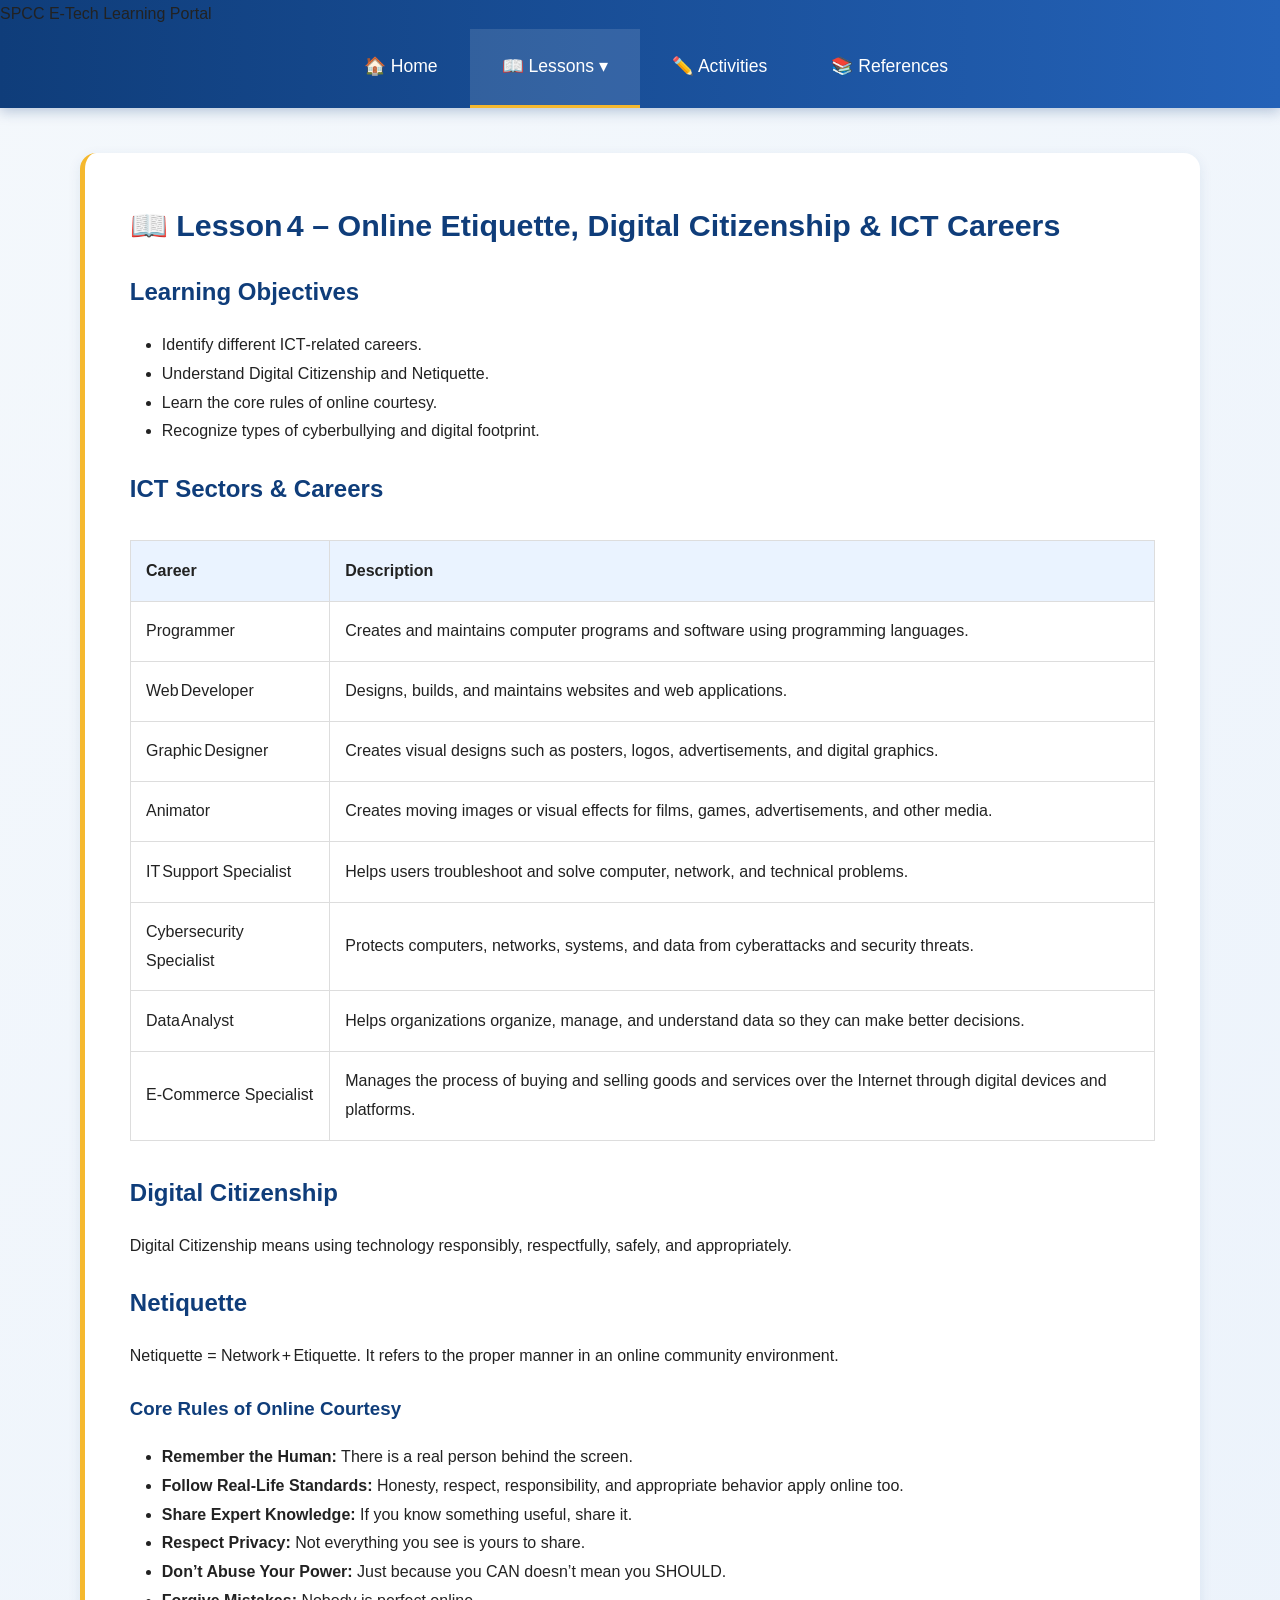
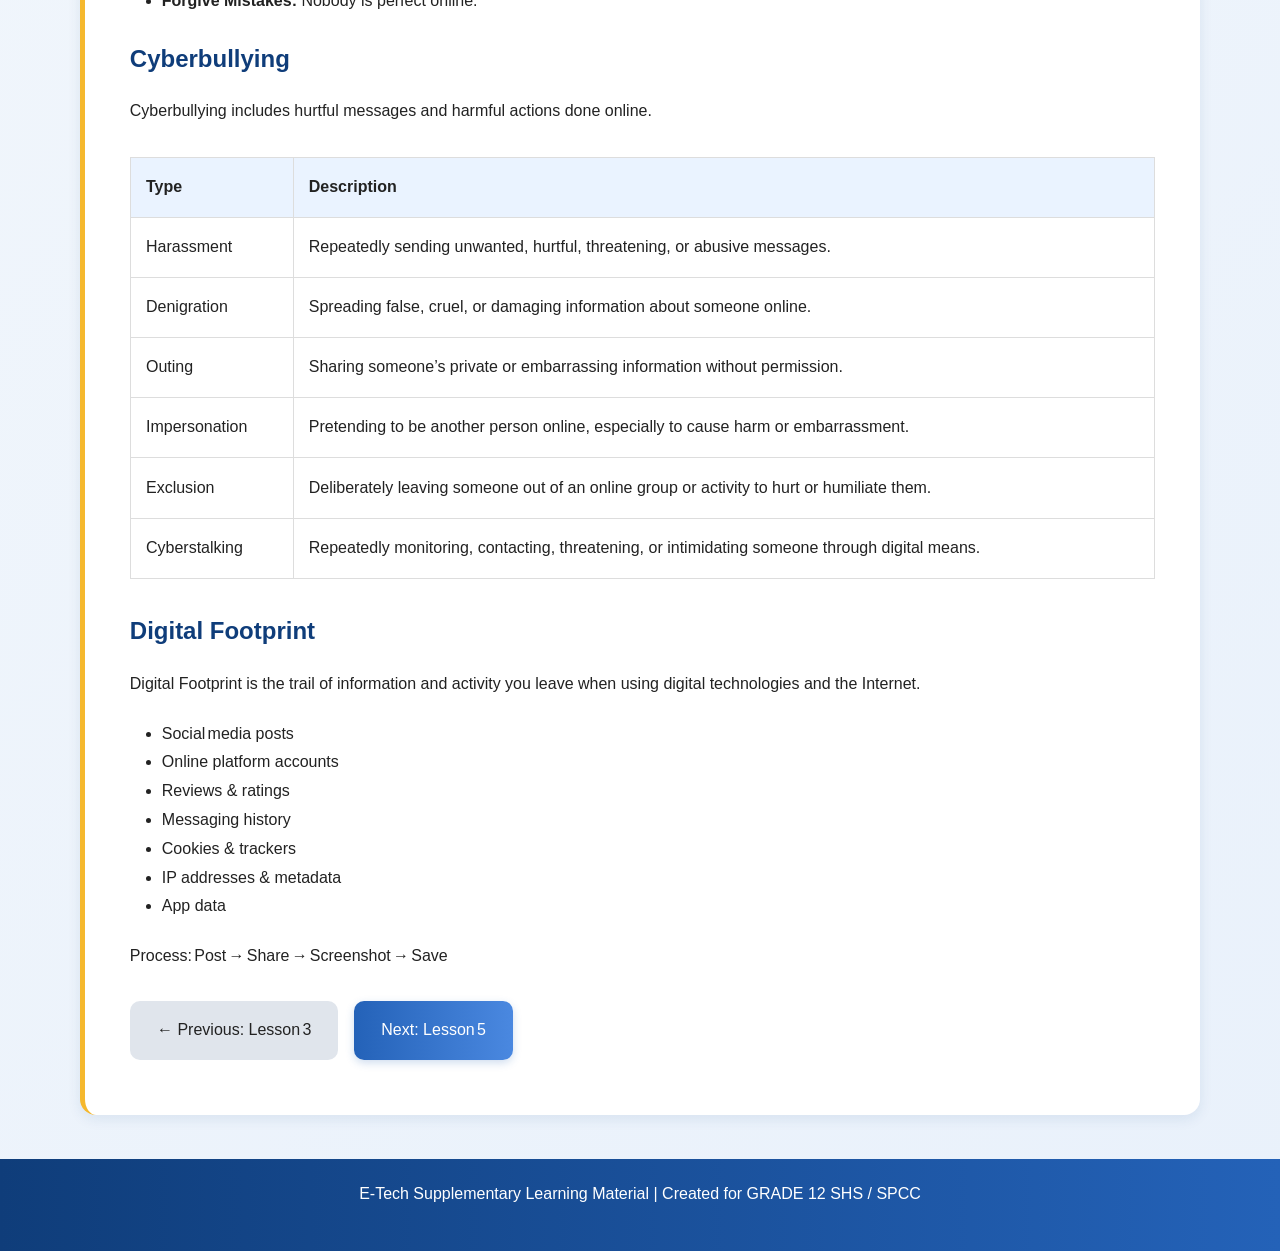
<file: lesson4.html>
<!DOCTYPE html>
<html lang="en">
<head>
    <meta charset="UTF-8">
    <meta name="viewport" content="width=device-width, initial-scale=1.0">
    <title>Lesson 4 – Online Etiquette, Digital Citizenship & ICT Careers</title>
    <link rel="stylesheet" href="style.css">
</head>
<body>
    <header>
        <nav class="navbar">
            <div class="logo">SPCC E-Tech Learning Portal</div>
            <ul class="nav-menu">
                <li><a href="index.html">🏠 Home</a></li>
                <li class="dropdown">
                    <a href="#" class="active">📖 Lessons ▾</a>
                    <ul class="dropdown-menu">
                        <li><a href="lesson1.html">Lesson 1: Intro to ICT</a></li>
                        <li><a href="lesson2.html">Lesson 2: Internet & WWW</a></li>
                        <li><a href="lesson3.html">Lesson 3: Evolution of the Web</a></li>
                        <li><a href="lesson4.html" class="active">Lesson 4: Online Etiquette</a></li>
                        <li><a href="lesson5.html">Lesson 5: Online Safety</a></li>
                    </ul>
                </li>
                <li><a href="activities.html">✏️ Activities</a></li>
                <li><a href="references.html">📚 References</a></li>
            </ul>
        </nav>
    </header>

    <main class="lesson-container">
        <h1>📖 Lesson 4 – Online Etiquette, Digital Citizenship & ICT Careers</h1>

        <section class="objectives">
            <h2>Learning Objectives</h2>
            <ul>
                <li>Identify different ICT‑related careers.</li>
                <li>Understand Digital Citizenship and Netiquette.</li>
                <li>Learn the core rules of online courtesy.</li>
                <li>Recognize types of cyberbullying and digital footprint.</li>
            </ul>
        </section>

        <section class="content">
            <h2>ICT Sectors & Careers</h2>
            <table>
                <tr>
                    <th>Career</th>
                    <th>Description</th>
                </tr>
                <tr>
                    <td>Programmer</td>
                    <td>Creates and maintains computer programs and software using programming languages.</td>
                </tr>
                <tr>
                    <td>Web Developer</td>
                    <td>Designs, builds, and maintains websites and web applications.</td>
                </tr>
                <tr>
                    <td>Graphic Designer</td>
                    <td>Creates visual designs such as posters, logos, advertisements, and digital graphics.</td>
                </tr>
                <tr>
                    <td>Animator</td>
                    <td>Creates moving images or visual effects for films, games, advertisements, and other media.</td>
                </tr>
                <tr>
                    <td>IT Support Specialist</td>
                    <td>Helps users troubleshoot and solve computer, network, and technical problems.</td>
                </tr>
                <tr>
                    <td>Cybersecurity Specialist</td>
                    <td>Protects computers, networks, systems, and data from cyberattacks and security threats.</td>
                </tr>
                <tr>
                    <td>Data Analyst</td>
                    <td>Helps organizations organize, manage, and understand data so they can make better decisions.</td>
                </tr>
                <tr>
                    <td>E‑Commerce Specialist</td>
                    <td>Manages the process of buying and selling goods and services over the Internet through digital devices and platforms.</td>
                </tr>
            </table>

            <h2>Digital Citizenship</h2>
            <p>Digital Citizenship means using technology responsibly, respectfully, safely, and appropriately.</p>

            <h2>Netiquette</h2>
            <p>Netiquette = Network + Etiquette. It refers to the proper manner in an online community environment.</p>

            <h3>Core Rules of Online Courtesy</h3>
            <ul>
                <li><strong>Remember the Human:</strong> There is a real person behind the screen.</li>
                <li><strong>Follow Real‑Life Standards:</strong> Honesty, respect, responsibility, and appropriate behavior apply online too.</li>
                <li><strong>Share Expert Knowledge:</strong> If you know something useful, share it.</li>
                <li><strong>Respect Privacy:</strong> Not everything you see is yours to share.</li>
                <li><strong>Don’t Abuse Your Power:</strong> Just because you CAN doesn’t mean you SHOULD.</li>
                <li><strong>Forgive Mistakes:</strong> Nobody is perfect online.</li>
            </ul>

            <h2>Cyberbullying</h2>
            <p>Cyberbullying includes hurtful messages and harmful actions done online.</p>
            <table>
                <tr>
                    <th>Type</th>
                    <th>Description</th>
                </tr>
                <tr>
                    <td>Harassment</td>
                    <td>Repeatedly sending unwanted, hurtful, threatening, or abusive messages.</td>
                </tr>
                <tr>
                    <td>Denigration</td>
                    <td>Spreading false, cruel, or damaging information about someone online.</td>
                </tr>
                <tr>
                    <td>Outing</td>
                    <td>Sharing someone’s private or embarrassing information without permission.</td>
                </tr>
                <tr>
                    <td>Impersonation</td>
                    <td>Pretending to be another person online, especially to cause harm or embarrassment.</td>
                </tr>
                <tr>
                    <td>Exclusion</td>
                    <td>Deliberately leaving someone out of an online group or activity to hurt or humiliate them.</td>
                </tr>
                <tr>
                    <td>Cyberstalking</td>
                    <td>Repeatedly monitoring, contacting, threatening, or intimidating someone through digital means.</td>
                </tr>
            </table>

            <h2>Digital Footprint</h2>
            <p>Digital Footprint is the trail of information and activity you leave when using digital technologies and the Internet.</p>
            <ul>
                <li>Social media posts</li>
                <li>Online platform accounts</li>
                <li>Reviews & ratings</li>
                <li>Messaging history</li>
                <li>Cookies & trackers</li>
                <li>IP addresses & metadata</li>
                <li>App data</li>
            </ul>
            <p>Process: Post → Share → Screenshot → Save</p>

            <div class="image-placeholder">
                
            </div>
        </section>

        <section class="navigation-buttons">
            <a href="lesson3.html" class="btn-secondary">← Previous: Lesson 3</a>
            <a href="lesson5.html" class="btn">Next: Lesson 5</a>
        </section>
    </main>

    <footer>
        <p>E-Tech Supplementary Learning Material | Created for GRADE 12 SHS / SPCC</p>
    </footer>
</body>
</html>
</file>
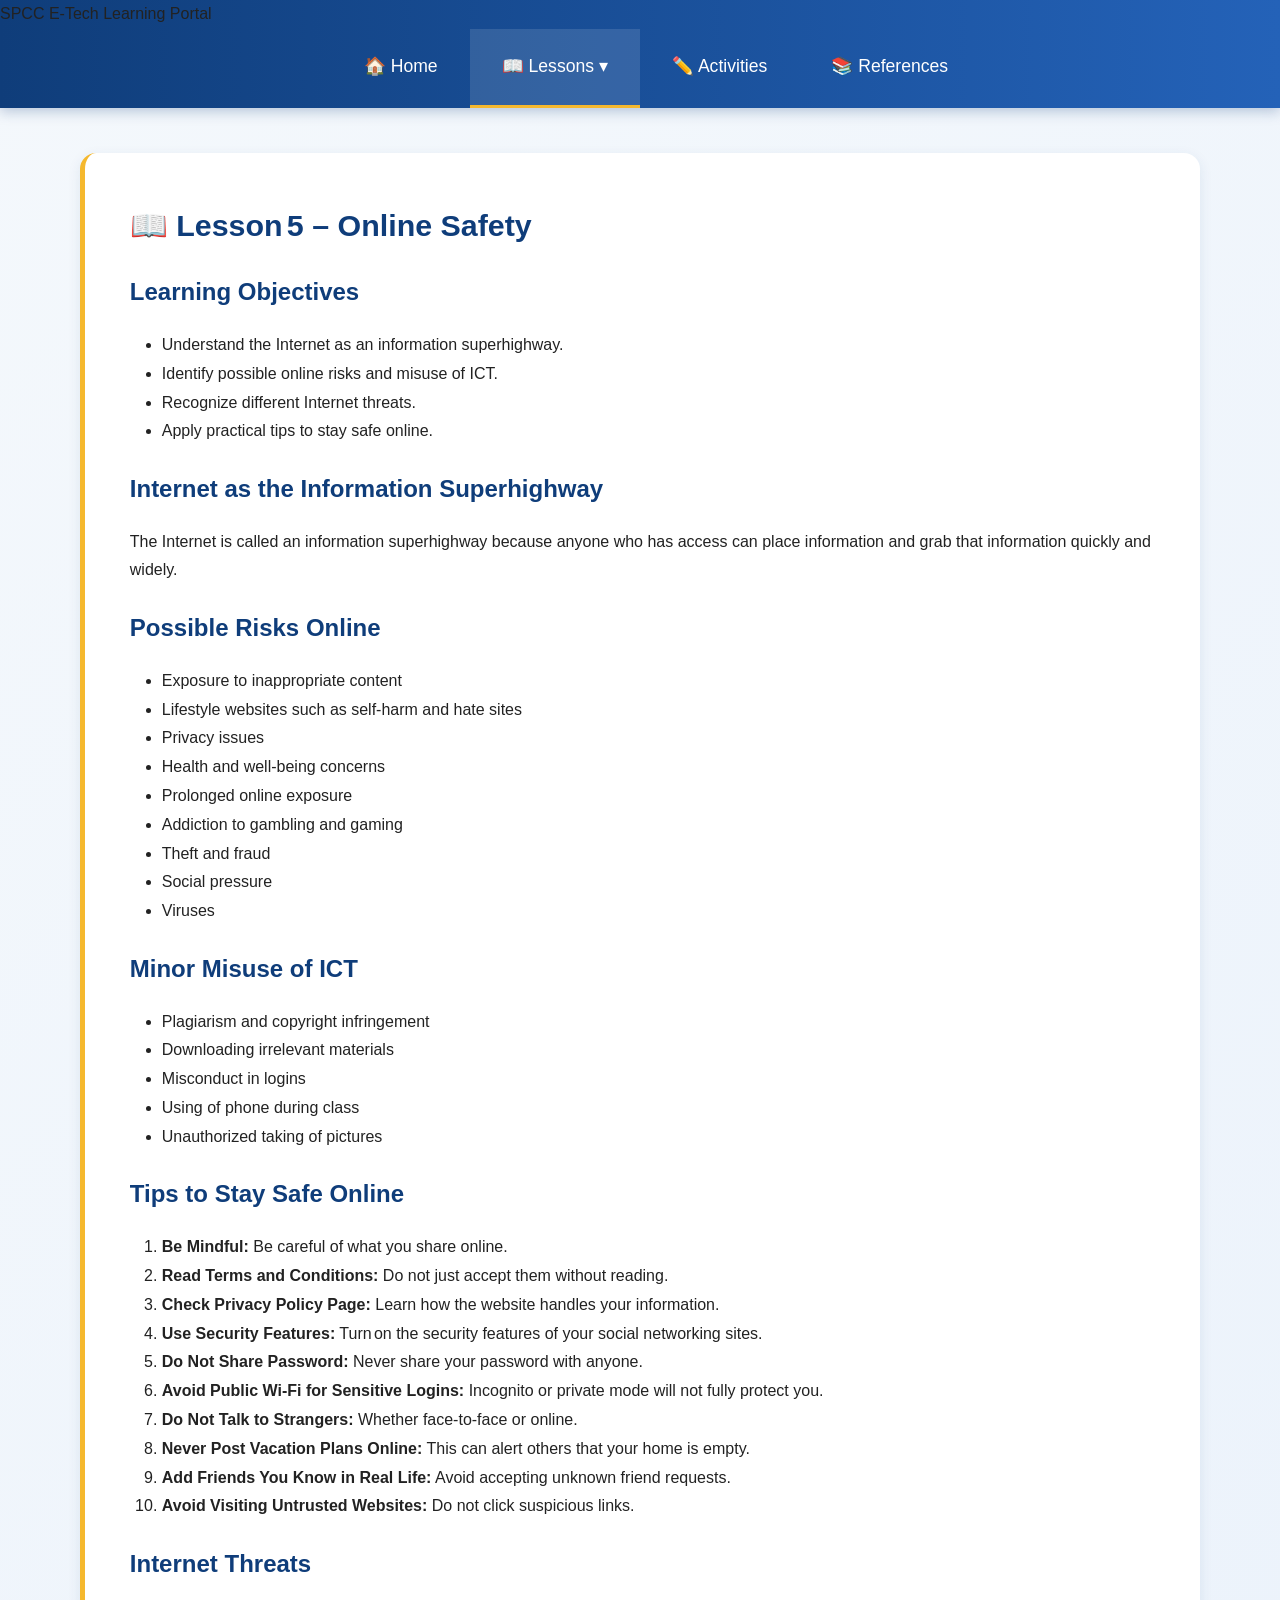
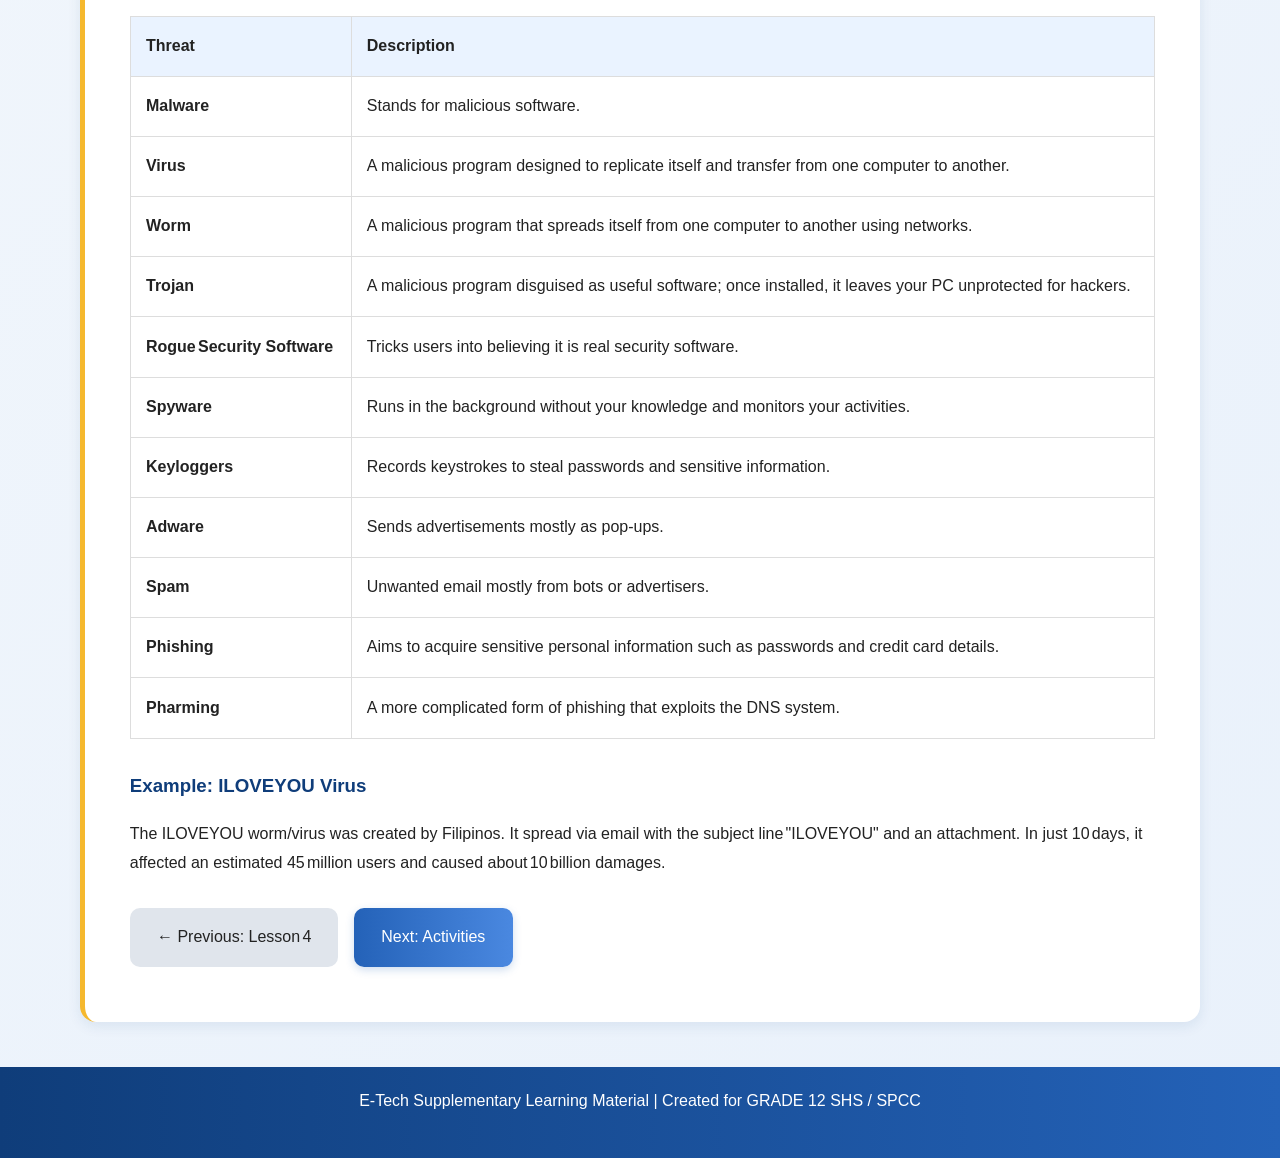
<file: lesson5.html>
<!DOCTYPE html>
<html lang="en">
<head>
    <meta charset="UTF-8">
    <meta name="viewport" content="width=device-width, initial-scale=1.0">
    <title>Lesson 5 – Online Safety and Security</title>
    <link rel="stylesheet" href="style.css">
</head>
<body>
    <header>
        <nav class="navbar">
            <div class="logo">SPCC E-Tech Learning Portal</div>
            <ul class="nav-menu">
                <li><a href="index.html">🏠 Home</a></li>
                <li class="dropdown">
                    <a href="#" class="active">📖 Lessons ▾</a>
                    <ul class="dropdown-menu">
                        <li><a href="lesson1.html">Lesson 1: Intro to ICT</a></li>
                        <li><a href="lesson2.html">Lesson 2: Internet & WWW</a></li>
                        <li><a href="lesson3.html">Lesson 3: Evolution of the Web</a></li>
                        <li><a href="lesson4.html">Lesson 4: Online Etiquette</a></li>
                        <li><a href="lesson5.html" class="active">Lesson 5: Online Safety</a></li>
                    </ul>
                </li>
                <li><a href="activities.html">✏️ Activities</a></li>
                <li><a href="references.html">📚 References</a></li>
            </ul>
        </nav>
    </header>

    <main class="lesson-container">
        <h1>📖 Lesson 5 – Online Safety</h1>

        <section class="objectives">
            <h2>Learning Objectives</h2>
            <ul>
                <li>Understand the Internet as an information superhighway.</li>
                <li>Identify possible online risks and misuse of ICT.</li>
                <li>Recognize different Internet threats.</li>
                <li>Apply practical tips to stay safe online.</li>
            </ul>
        </section>

        <section class="content">
            <h2>Internet as the Information Superhighway</h2>
            <p>The Internet is called an information superhighway because anyone who has access can place information and grab that information quickly and widely.</p>

            <h2>Possible Risks Online</h2>
            <ul>
                <li>Exposure to inappropriate content</li>
                <li>Lifestyle websites such as self‑harm and hate sites</li>
                <li>Privacy issues</li>
                <li>Health and well‑being concerns</li>
                <li>Prolonged online exposure</li>
                <li>Addiction to gambling and gaming</li>
                <li>Theft and fraud</li>
                <li>Social pressure</li>
                <li>Viruses</li>
            </ul>

            <h2>Minor Misuse of ICT</h2>
            <ul>
                <li>Plagiarism and copyright infringement</li>
                <li>Downloading irrelevant materials</li>
                <li>Misconduct in logins</li>
                <li>Using of phone during class</li>
                <li>Unauthorized taking of pictures</li>
            </ul>

            <h2>Tips to Stay Safe Online</h2>
            <ol>
                <li><strong>Be Mindful:</strong> Be careful of what you share online.</li>
                <li><strong>Read Terms and Conditions:</strong> Do not just accept them without reading.</li>
                <li><strong>Check Privacy Policy Page:</strong> Learn how the website handles your information.</li>
                <li><strong>Use Security Features:</strong> Turn on the security features of your social networking sites.</li>
                <li><strong>Do Not Share Password:</strong> Never share your password with anyone.</li>
                <li><strong>Avoid Public Wi‑Fi for Sensitive Logins:</strong> Incognito or private mode will not fully protect you.</li>
                <li><strong>Do Not Talk to Strangers:</strong> Whether face‑to‑face or online.</li>
                <li><strong>Never Post Vacation Plans Online:</strong> This can alert others that your home is empty.</li>
                <li><strong>Add Friends You Know in Real Life:</strong> Avoid accepting unknown friend requests.</li>
                <li><strong>Avoid Visiting Untrusted Websites:</strong> Do not click suspicious links.</li>
            </ol>

            <h2>Internet Threats</h2>
            <table>
                <tr>
                    <th>Threat</th>
                    <th>Description</th>
                </tr>
                <tr>
                    <td><strong>Malware</strong></td>
                    <td>Stands for malicious software.</td>
                </tr>
                <tr>
                    <td><strong>Virus</strong></td>
                    <td>A malicious program designed to replicate itself and transfer from one computer to another.</td>
                </tr>
                <tr>
                    <td><strong>Worm</strong></td>
                    <td>A malicious program that spreads itself from one computer to another using networks.</td>
                </tr>
                <tr>
                    <td><strong>Trojan</strong></td>
                    <td>A malicious program disguised as useful software; once installed, it leaves your PC unprotected for hackers.</td>
                </tr>
                <tr>
                    <td><strong>Rogue Security Software</strong></td>
                    <td>Tricks users into believing it is real security software.</td>
                </tr>
                <tr>
                    <td><strong>Spyware</strong></td>
                    <td>Runs in the background without your knowledge and monitors your activities.</td>
                </tr>
                <tr>
                    <td><strong>Keyloggers</strong></td>
                    <td>Records keystrokes to steal passwords and sensitive information.</td>
                </tr>
                <tr>
                    <td><strong>Adware</strong></td>
                    <td>Sends advertisements mostly as pop‑ups.</td>
                </tr>
                <tr>
                    <td><strong>Spam</strong></td>
                    <td>Unwanted email mostly from bots or advertisers.</td>
                </tr>
                <tr>
                    <td><strong>Phishing</strong></td>
                    <td>Aims to acquire sensitive personal information such as passwords and credit card details.</td>
                </tr>
                <tr>
                    <td><strong>Pharming</strong></td>
                    <td>A more complicated form of phishing that exploits the DNS system.</td>
                </tr>
            </table>

            <h3>Example: ILOVEYOU Virus</h3>
            <p>The ILOVEYOU worm/virus was created by Filipinos. It spread via email with the subject line "ILOVEYOU" and an attachment. In just 10 days, it affected an estimated 45 million users and caused about 10 billion damages.</p>

            <div class="image-placeholder">
            
            </div>
        </section>

        <section class="navigation-buttons">
            <a href="lesson4.html" class="btn-secondary">← Previous: Lesson 4</a>
            <a href="activities.html" class="btn">Next: Activities</a>
        </section>
    </main>

    <footer>
        <p>E-Tech Supplementary Learning Material | Created for GRADE 12 SHS / SPCC</p>
    </footer>
</body>
</html>
</file>
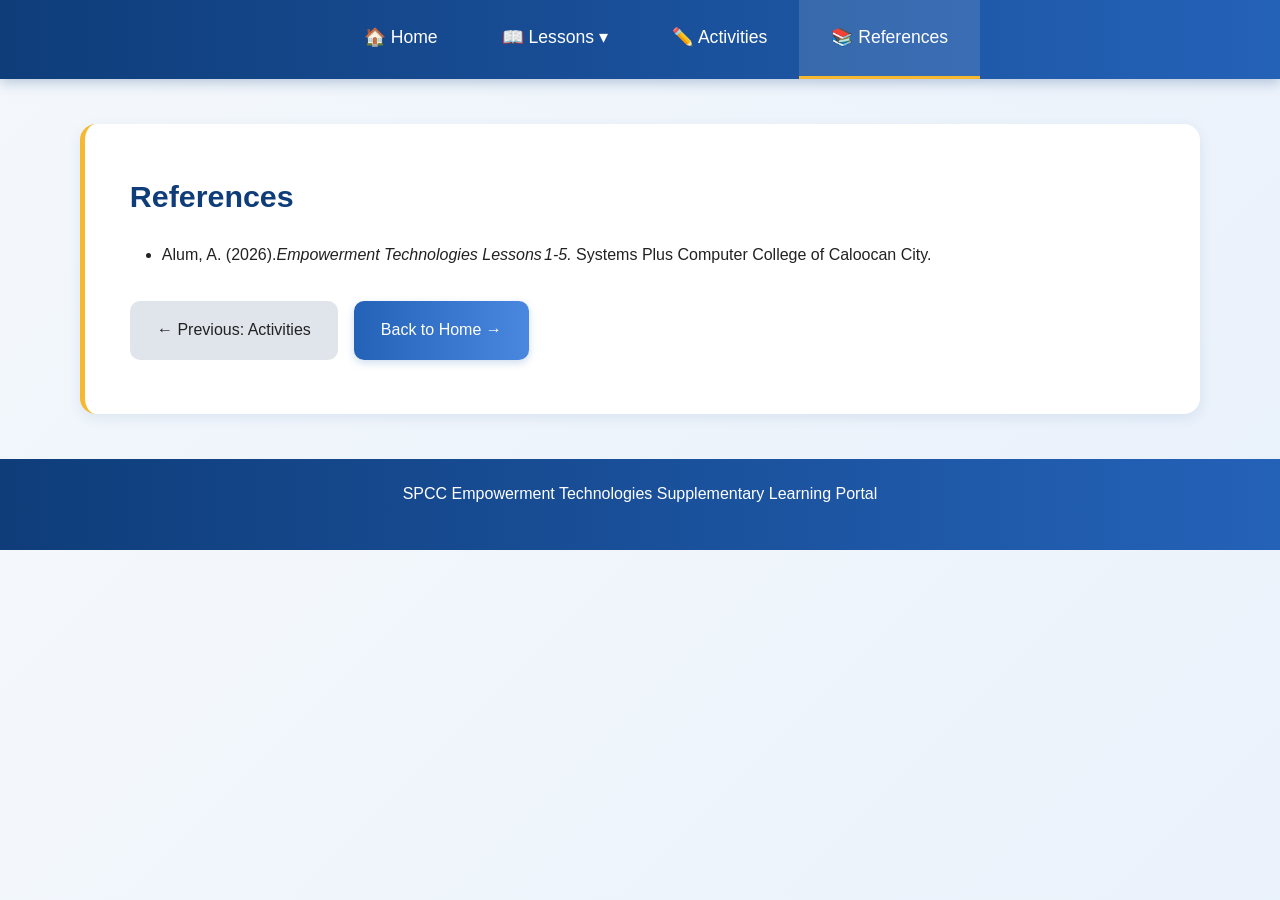
<file: references.html>
<!DOCTYPE html>
<html lang="en">
<head>
    <meta charset="UTF-8">
    <meta name="viewport" content="width=device-width, initial-scale=1.0">
    <title>References – Empowerment Technologies</title>
    <link rel="stylesheet" href="style.css">
</head>
<body>

<header>
    <nav class="navbar">
        <ul class="nav-menu">
            <li><a href="index.html">🏠 Home</a></li>
            <li class="dropdown">
                <a href="#" class="dropdown-btn">📖 Lessons ▾</a>
                <ul class="dropdown-menu">
                    <li><a href="lesson1.html">Lesson 1: Intro to ICT</a></li>
                    <li><a href="lesson2.html">Lesson 2: Internet & WWW</a></li>
                    <li><a href="lesson3.html">Lesson 3: Evolution of the Web</a></li>
                    <li><a href="lesson4.html">Lesson 4: Netiquette</a></li>
                    <li><a href="lesson5.html">Lesson 5: Online Safety</a></li>
                </ul>
            </li>
            <li><a href="activities.html">✏️ Activities</a></li>
            <li><a href="references.html" class="active">📚 References</a></li>
        </ul>
    </nav>
</header>

<main class="lesson-container">
    <h1>References</h1>

    <ul>
        <li>Alum, A. (2026).<em>Empowerment Technologies Lessons 1‑5.</em> Systems Plus Computer College of Caloocan City.</li>

    </ul>

    <section class="navigation-buttons">
        <a href="activities.html" class="btn-secondary">← Previous: Activities</a>
        <a href="index.html" class="btn">Back to Home →</a>
    </section>
</main>

<footer>
    <p>SPCC Empowerment Technologies Supplementary Learning Portal</p>
</footer>

</body>
</html>
</file>
<file: style.css>
* {
    margin: 0;
    padding: 0;
    box-sizing: border-box;
    font-family: 'Segoe UI', Roboto, Arial, sans-serif;
}

:root {
    --blue-dark: #0f3d7a;
    --blue-mid: #2462b8;
    --blue-light: #4a88e0;
    --gold-accent: #f5b82e;
    --pale-blue: #eaf3ff;
    --dark: #222;
    --white: #ffffff;
}

body {
    background: linear-gradient(135deg, #f4f8fc, #e9f1fb);
    color: var(--dark);
    line-height: 1.8;
}

/* Header Gradient Nav */
.navbar {
    background: linear-gradient(90deg, var(--blue-dark), var(--blue-mid));
    box-shadow: 0 4px 12px rgba(15, 61, 122, 0.25);
}

.nav-menu {
    list-style: none;
    display: flex;
    justify-content: center;
}

.nav-menu > li > a {
    display: block;
    color: var(--white);
    text-decoration: none;
    padding: 1.4rem 2rem;
    font-size: 1.1rem;
    transition: all 0.3s ease;
    border-bottom: 3px solid transparent;
}

.nav-menu > li > a:hover,
.nav-menu > li > a.active {
    background: rgba(255, 255, 255, 0.12);
    border-bottom: 3px solid var(--gold-accent);
}

/* Dropdown */
.dropdown {
    position: relative;
}

.dropdown-menu {
    display: none;
    position: absolute;
    top: 100%;
    left: 0;
    background: var(--white);
    min-width: 260px;
    list-style: none;
    box-shadow: 0 6px 15px rgba(15, 61, 122, 0.18);
    border-radius: 10px;
    overflow: hidden;
}

.dropdown:hover > .dropdown-menu {
    display: block;
}

.dropdown-menu a {
    color: var(--blue-dark);
    text-decoration: none;
    display: block;
    padding: 0.9rem 1.1rem;
    transition: background 0.25s ease;
}

.dropdown-menu a:hover {
    background: var(--pale-blue);
    padding-left: 1.4rem;
}

/* Main Container Card */
.home-container,
.lesson-container {
    max-width: 1120px;
    margin: 2.8rem auto;
    padding: 2.8rem;
    background: var(--white);
    border-radius: 16px;
    box-shadow: 0 4px 14px rgba(15, 61, 122, 0.09);
    border-left: 5px solid var(--gold-accent);
}

h1, h2, h3 {
    color: var(--blue-dark);
    margin-bottom: 1.1rem;
}

h1 {
    font-size: 1.9rem;
}

p, ul, ol {
    margin-bottom: 1.3rem;
}

ul, ol {
    padding-left: 2rem;
}

/* Buttons */
.btn {
    display: inline-block;
    background: linear-gradient(90deg, var(--blue-mid), var(--blue-light));
    color: var(--white);
    padding: 0.95rem 1.7rem;
    border-radius: 10px;
    text-decoration: none;
    margin: 0.6rem 0;
    transition: transform 0.25s ease;
    box-shadow: 0 3px 8px rgba(36, 98, 184, 0.22);
}

.btn:hover {
    transform: translateY(-2px);
}

.btn-secondary {
    display: inline-block;
    background: #e0e5ec;
    color: var(--dark);
    padding: 0.95rem 1.7rem;
    border-radius: 10px;
    text-decoration: none;
    margin-right: 0.7rem;
}

.btn-secondary:hover {
    background: #d0d7e2;
}

table {
    width: 100%;
    border-collapse: collapse;
    margin: 1.9rem 0;
}

th, td {
    border: 1px solid #ddd;
    padding: 0.95rem;
    text-align: left;
}

th {
    background: var(--pale-blue);
}

footer {
    background: linear-gradient(90deg, var(--blue-dark), var(--blue-mid));
    color: var(--white);
    text-align: center;
    padding: 1.3rem;
    margin-top: 2rem;
}

/* Mobile Responsive */
@media (max-width:768px) {
    .nav-menu {
        flex-direction: column;
        align-items: center;
    }
    .dropdown-menu {
        left: 50%;
        transform: translateX(-50%);
    }
    .home-container,
    .lesson-container {
        margin: 1rem;
        padding: 1.6rem;
    }
}
</file>
